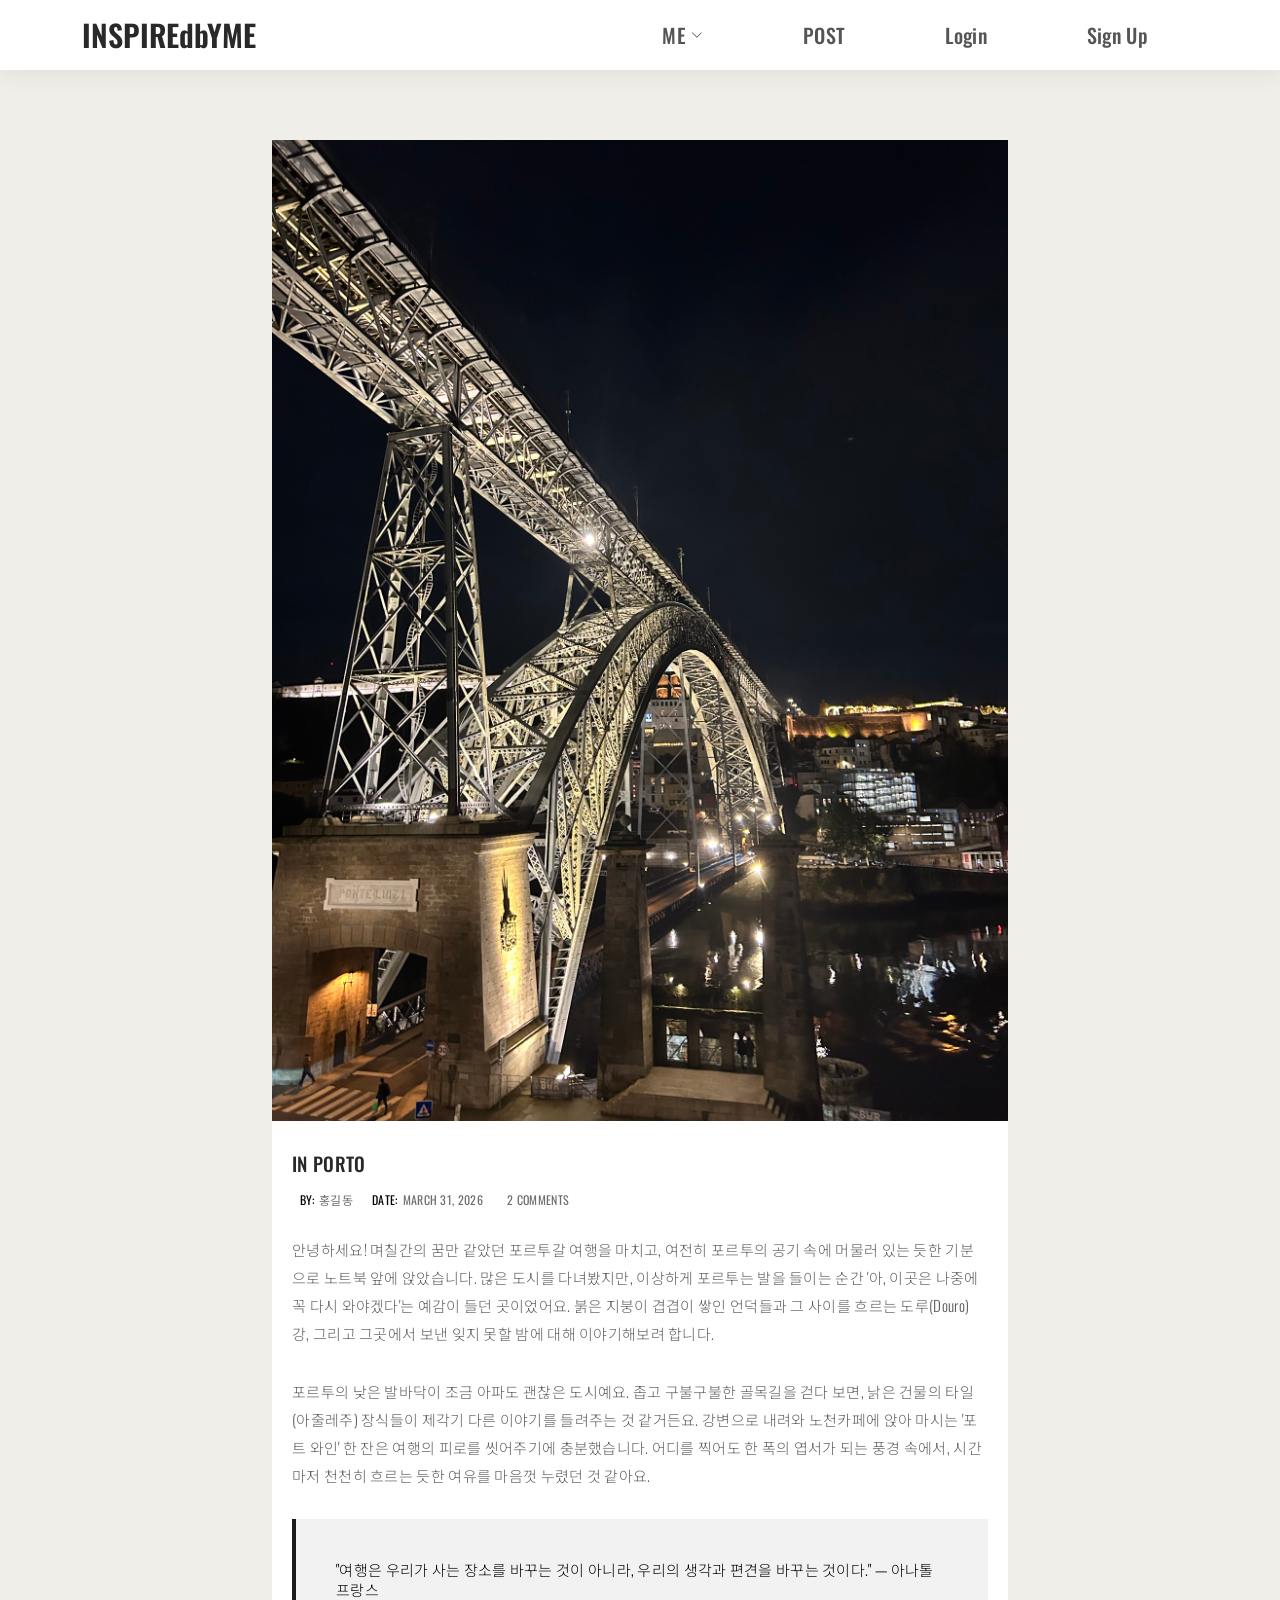
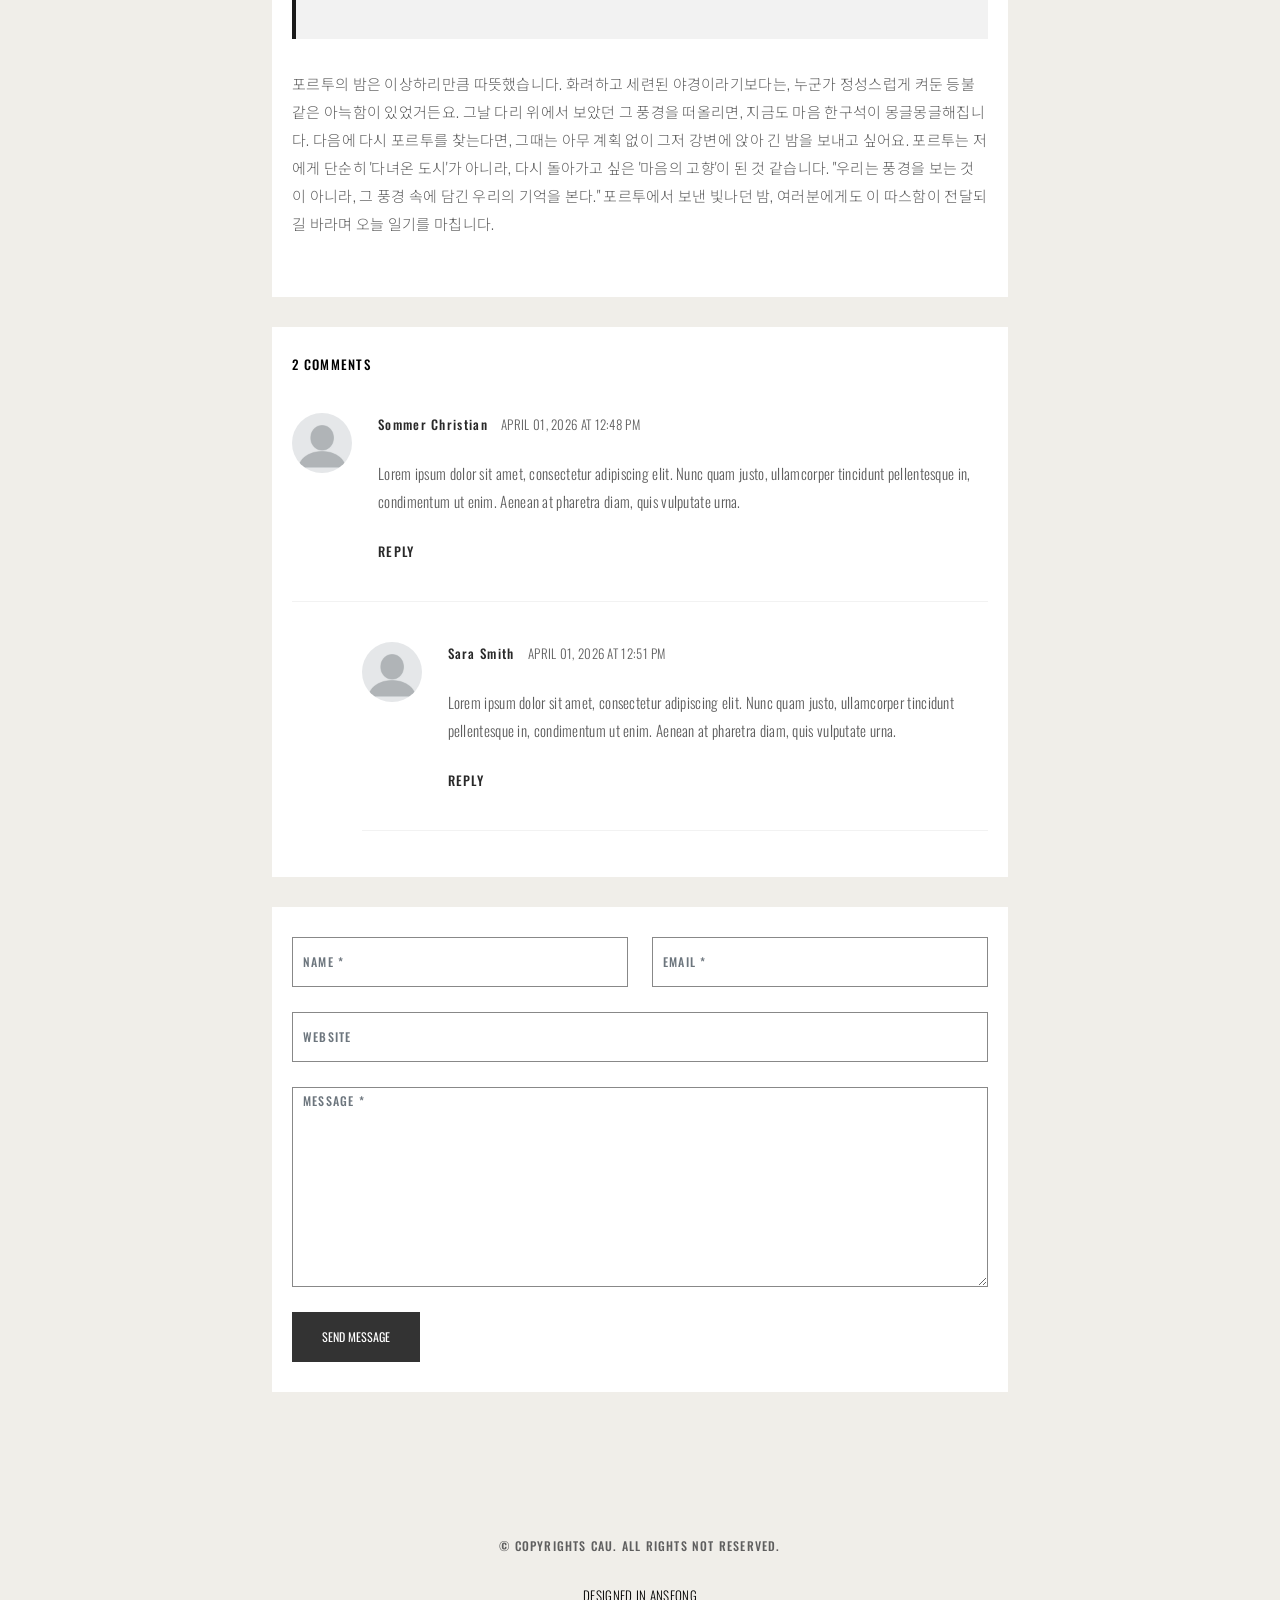
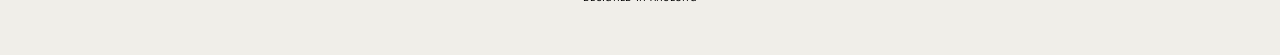
<file: BLOG.html>
<!DOCTYPE html>
<html lang="en">

<head>
  <meta charset="utf-8">
  <meta content="width=device-width, initial-scale=1.0" name="viewport">

  <title>BLOG</title>
  <meta content="올린 사진에 글을 적어 올린 게시물이 있는 페이지입니다." name="description">
  <meta content="" name="keywords">

  <!-- Favicons -->
  <link href="assets/img/favicon_db.png" rel="icon">
  <link href="assets/img/favicon_db.png" rel="apple-touch-icon">

  <!-- Google Fonts -->
 <link href="https://fonts.googleapis.com/css2?family=Oswald:wght@300;400;500;700&family=Noto+Sans+KR:wght@300;400;500;700&display=swap" rel="stylesheet">

  <!-- Vendor CSS Files -->
  <link href="assets/vendor/bootstrap/css/bootstrap.min.css" rel="stylesheet">
  <link href="assets/vendor/bootstrap-icons/bootstrap-icons.css" rel="stylesheet">
  <link href="assets/vendor/swiper/swiper-bundle.min.css" rel="stylesheet">

  <!-- Template Main CSS File -->
  <link href="assets/css/style.css" rel="stylesheet">
  
</head>

<body>

 <!-- ======= Header ======= -->
  <header id="header" class="fixed-top header-inner-pages">
    <div class="container d-flex align-items-center justify-content-between">

      <a href="index.html" class="logo">INSPIREdbYME</a>
      
      <nav id="navbar" class="navbar">
        <ul>
          <li class="dropdown"><a href="index.html"><span>ME</span> <i class="bi bi-chevron-down"></i></a>
            <ul>
              <li><a href="PLACE.html">PLACE</a></li>
              <li><a href="CULTURE.html">CULTURE</a></li>
              <li><a href="STYLE.html">STYLE</a></li>
            </ul>
          </li>
          <li><a class="nav-link  scrollto" href="POST.html">POST</a></li>
          <li><a class="btn-login" href=#>Login</a></li>
          <li><a class="btn-signup" href=#>Sign Up</a></li>
        </ul>
        <i class="bi bi-list mobile-nav-toggle"></i>
      </nav><!-- .navbar -->

    </div>
  </header><!-- End Header -->


  <main id="main">

    <!-- ======= Blog Single ======= -->
    <div class="main-content paddsection">
      <div class="container">
        <div class="row justify-content-center">
          <div class="col-md-8 col-md-offset-2">
            <div class="row">
              <div class="container-main single-main">
                <div class="col-md-12">
                  <div class="block-main mb-30">
                    <img src="assets/img/KakaoTalk_20260611_213052498_21.jpg" class="blog-hero" alt="reviews2">
                    <div class="content-main single-post padDiv">
                      <div class="journal-txt">
                        <h4><a href="#">IN PORTO</a></h4>
                      </div>
                      <div class="post-meta">
                        <ul class="list-unstyled mb-0">
                          <li class="author">BY:<a href="#">홍길동</a></li>
                          <li class="date">DATE:<a href="#">MARCH 31, 2026</a></li>
                          <li class="commont"><i class="ion-ios-heart-outline"></i><a href="#">2 COMMENTS</a></li>
                        </ul>
                      </div>
                      <p class="mb-30">안녕하세요! 며칠간의 꿈만 같았던 포르투갈 여행을 마치고, 여전히 포르투의 공기 속에 머물러 있는 듯한 기분으로 노트북 앞에 앉았습니다.
                      많은 도시를 다녀봤지만, 이상하게 포르투는 발을 들이는 순간 '아, 이곳은 나중에 꼭 다시 와야겠다'는 예감이 들던 곳이었어요. 붉은 지붕이 겹겹이 쌓인 언덕들과 그 사이를 흐르는 도루(Douro) 강, 그리고 그곳에서 보낸 잊지 못할 밤에 대해 이야기해보려 합니다.</p>
                      <p class="mb-30">포르투의 낮은 발바닥이 조금 아파도 괜찮은 도시예요. 좁고 구불구불한 골목길을 걷다 보면, 낡은 건물의 타일(아줄레주) 장식들이 제각기 다른 이야기를 들려주는 것 같거든요.
                      강변으로 내려와 노천카페에 앉아 마시는 '포트 와인' 한 잔은 여행의 피로를 씻어주기에 충분했습니다. 어디를 찍어도 한 폭의 엽서가 되는 풍경 속에서, 시간마저 천천히 흐르는 듯한 여유를 마음껏 누렸던 것 같아요. </p>
                      <blockquote>"여행은 우리가 사는 장소를 바꾸는 것이 아니라, 우리의 생각과 편견을 바꾸는 것이다." — 아나톨 프랑스</blockquote>
                      <p class="mb-30">포르투의 밤은 이상하리만큼 따뜻했습니다. 화려하고 세련된 야경이라기보다는, 누군가 정성스럽게 켜둔 등불 같은 아늑함이 있었거든요. 그날 다리 위에서 보았던 그 풍경을 떠올리면, 지금도 마음 한구석이 몽글몽글해집니다.
                       다음에 다시 포르투를 찾는다면, 그때는 아무 계획 없이 그저 강변에 앉아 긴 밤을 보내고 싶어요. 포르투는 저에게 단순히 '다녀온 도시'가 아니라, 다시 돌아가고 싶은 '마음의 고향'이 된 것 같습니다.
                       "우리는 풍경을 보는 것이 아니라, 그 풍경 속에 담긴 우리의 기억을 본다."
                       포르투에서 보낸 빛나던 밤, 여러분에게도 이 따스함이 전달되길 바라며 오늘 일기를 마칩니다.</p>
                    </div>
                  </div>
                </div>
                <div class="col-md-12">
                  <div class="comments text-left padDiv mb-30">
                    <div class="entry-comments">
                      <h6 class="mb-30">2 COMMENTS</h6>
                      <ul class="entry-comments-list list-unstyled">
                        <li>
                          <div class="entry-comments-item">
                            <img src="assets/img/profile.png" class="entry-comments-avatar" alt="">
                            <div class="entry-comments-body">
                              <span class="entry-comments-author">Sommer Christian</span>
                              <span><a href="#">APRIL 01, 2026 AT 12:48 PM</a></span>
                              <p class="mb-10">Lorem ipsum dolor sit amet, consectetur adipiscing elit. Nunc quam justo, ullamcorper tincidunt pellentesque in, condimentum ut enim. Aenean at pharetra diam, quis vulputate urna. </p>
                              <a class="rep" href="#">REPLY</a>
                            </div>
                          </div>
                          <ul class="entry-comments-reply list-unstyled">
                            <li>
                              <div class="entry-comments-item">
                                <img src="assets/img/profile.png" class="entry-comments-avatar" alt="">
                                <div class="entry-comments-body">
                                  <span class="entry-comments-author">Sara Smith</span>
                                  <span><a href="#">APRIL 01, 2026 AT 12:51 PM</a></span>
                                  <p class="mb-10">Lorem ipsum dolor sit amet, consectetur adipiscing elit. Nunc quam justo, ullamcorper tincidunt pellentesque in, condimentum ut enim. Aenean at pharetra diam, quis vulputate urna.</p>
                                  <a class="rep" href="#">REPLY</a>
                                </div>
                              </div>
                            </li>
                          </ul>
                        </li>
                      </ul>
                    </div>
                  </div>
                </div>
                <div class="col-lg-12">
                  <div class="cmt padDiv">
                    <form id="comment-form" method="post" action="" role="form">
                      <div class="row">
                        <div class="col-lg-6">
                          <div class="form-group">
                            <input id="form_name" type="text" name="name" class="form-control" placeholder="Name *" required="required">
                          </div>
                        </div>
                        <div class="col-lg-6">
                          <div class="form-group">
                            <input id="form_email" type="email" name="email" class="form-control" placeholder="email *" required="required">
                          </div>
                        </div>
                        <div class="col-md-12">
                          <div class="form-group">
                            <input id="form_name" type="text" name="website" class="form-control" placeholder="Website">
                          </div>
                        </div>
                        <div class="col-lg-12">
                          <div class="form-group">
                            <textarea id="form_message" name="message" class="form-control" placeholder="Message *" style="height: 200px;" required="required"></textarea>
                          </div>
                        </div>
                        <div class="col-lg-12">
                          <input type="submit" class="btn btn-defeault btn-send" value="Send message">
                        </div>
                      </div>
                    </form>
                  </div>
                </div>
              </div>
            </div>
          </div>
        </div>
      </div>
    </div><!-- End Blog Single -->

  </main><!-- End #main -->

  <!-- ======= Footer ======= -->
  <div id="footer" class="text-center">
    <div class="container">

      <p>&copy; COPYRIGHTS CAU. ALL RIGHTS NOT RESERVED.</p>

      <div class="credits">
        DESIGNED IN ANSEONG
      </div>

    </div>
  </div><!-- End Footer -->

  <a href="#" class="back-to-top d-flex align-items-center justify-content-center"><i class="bi bi-arrow-up-short"></i></a>

  <!-- Vendor JS Files -->
  <script src="assets/vendor/bootstrap/js/bootstrap.bundle.min.js"></script>
  <script src="assets/vendor/swiper/swiper-bundle.min.js"></script>
  <script src="assets/vendor/php-email-form/validate.js"></script>

  <!-- Template Main JS File -->
  <script src="assets/js/main.js"></script>

</body>

</html>
</file>
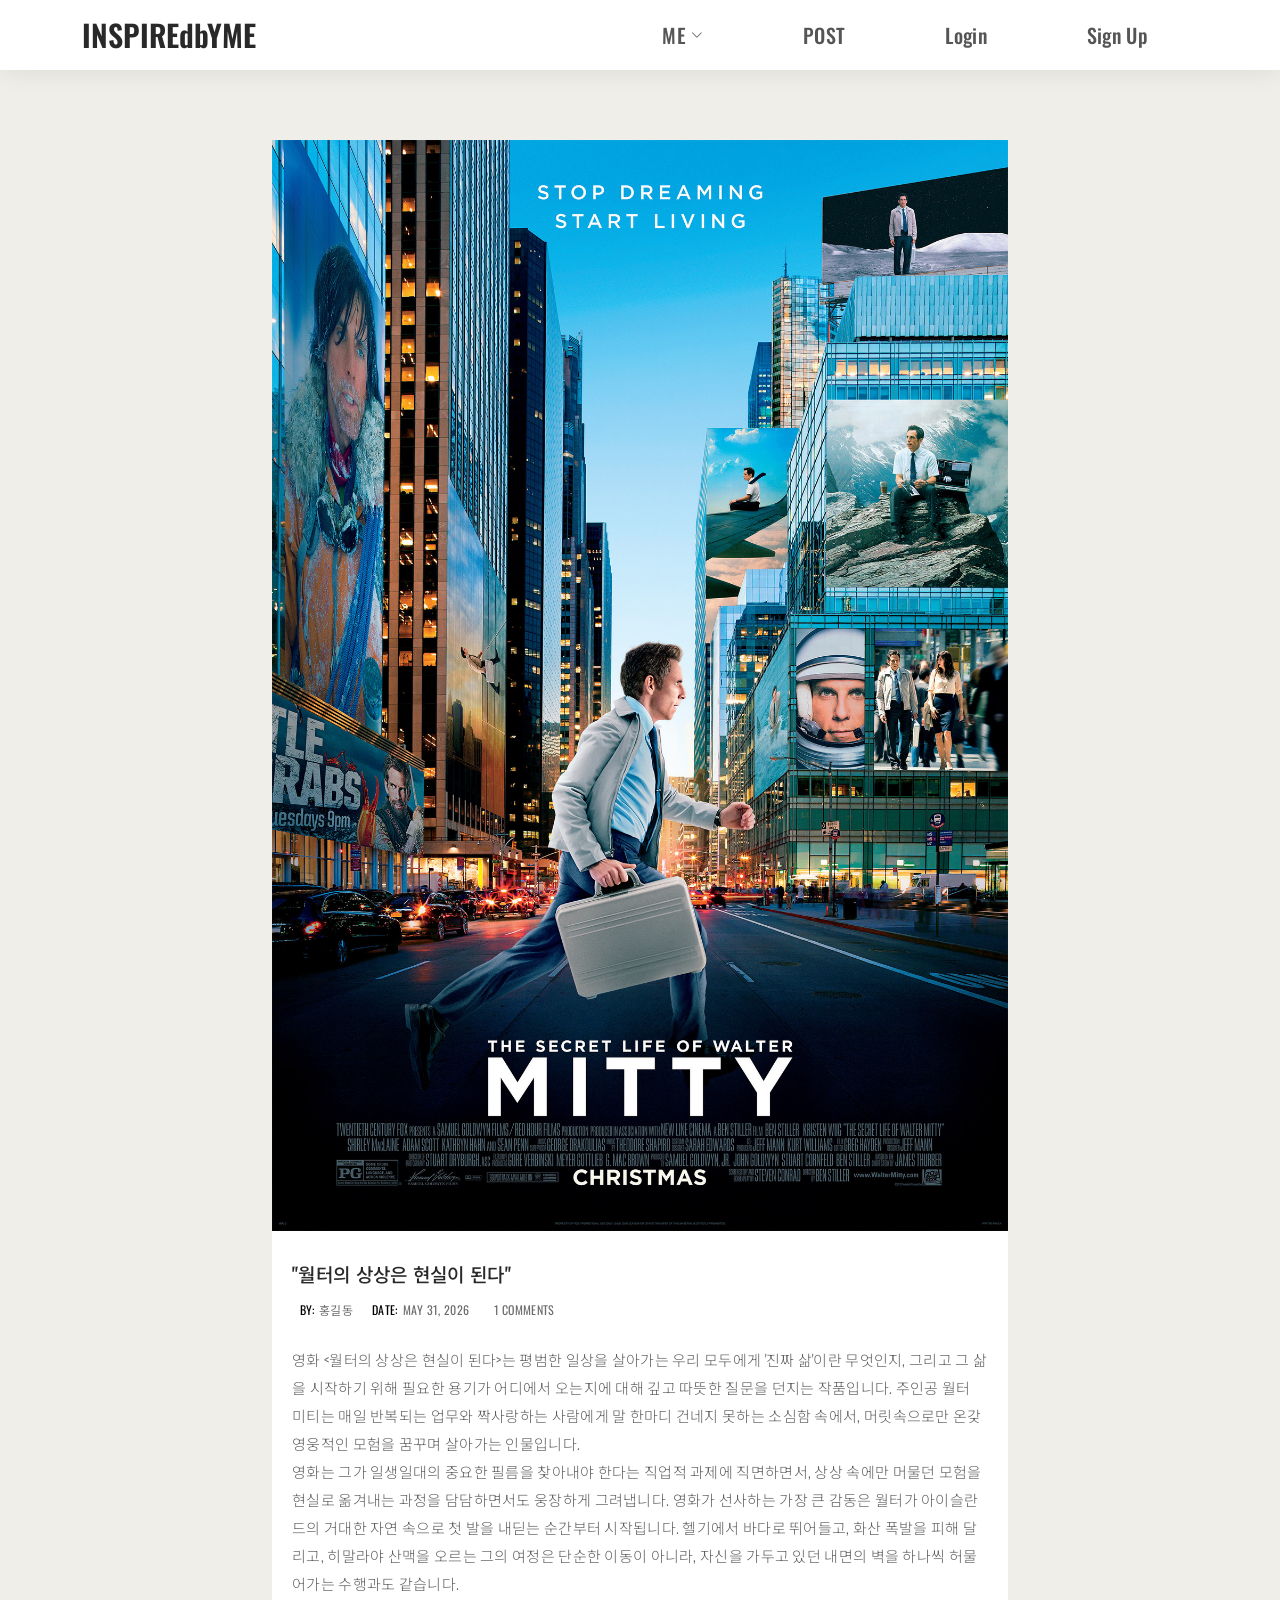
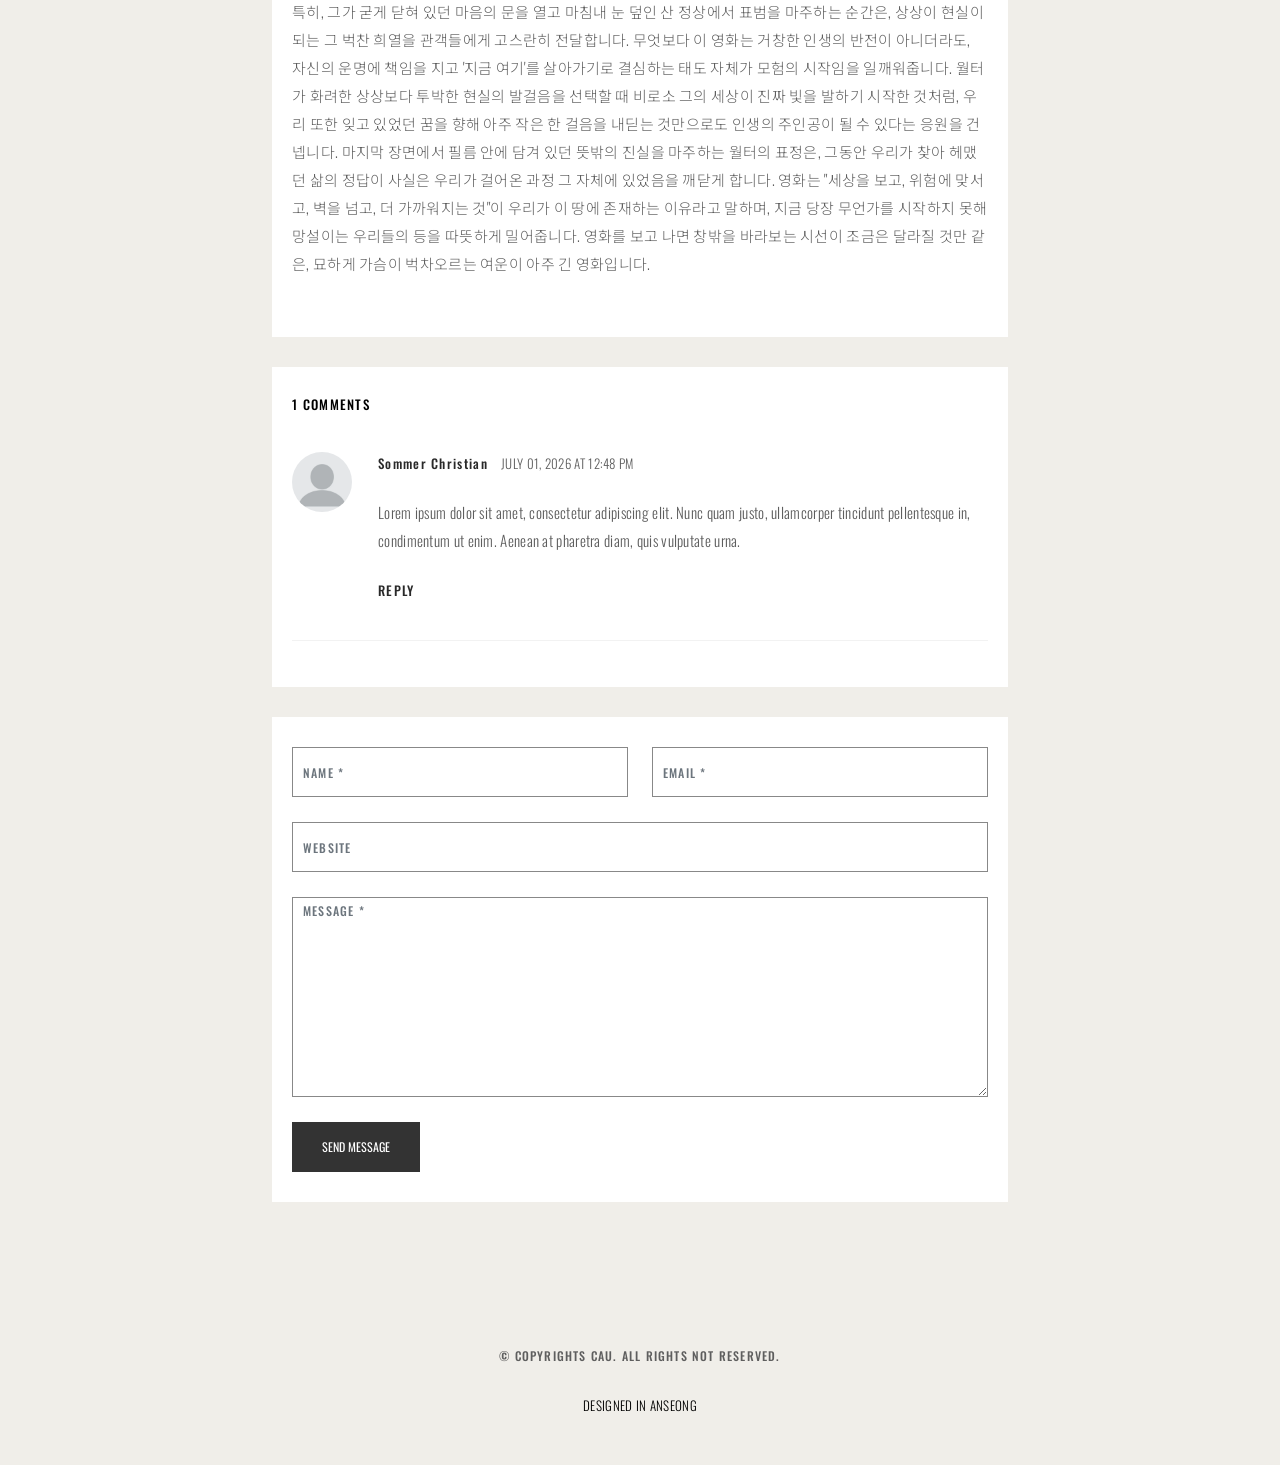
<file: CONTENTREVIEW.html>
<!DOCTYPE html>
<html lang="en">

<head>
  <meta charset="utf-8">
  <meta content="width=device-width, initial-scale=1.0" name="viewport">

  <title>CONTENTREVIEW</title>
  <meta content="경험한 컨텐츠의 감상을 적는 페이지입니다." name="description">
  <meta content="" name="keywords">

  <!-- Favicons -->
  <link href="assets/img/favicon_db.png" rel="icon">
  <link href="assets/img/favicon_db.png" rel="apple-touch-icon">

  <!-- Google Fonts -->
 <link href="https://fonts.googleapis.com/css2?family=Oswald:wght@300;400;500;700&family=Noto+Sans+KR:wght@300;400;500;700&display=swap" rel="stylesheet">

  <!-- Vendor CSS Files -->
  <link href="assets/vendor/bootstrap/css/bootstrap.min.css" rel="stylesheet">
  <link href="assets/vendor/bootstrap-icons/bootstrap-icons.css" rel="stylesheet">
  <link href="assets/vendor/swiper/swiper-bundle.min.css" rel="stylesheet">

  <!-- Template Main CSS File -->
  <link href="assets/css/style.css" rel="stylesheet">
  
</head>

<body>

 <!-- ======= Header ======= -->
  <header id="header" class="fixed-top header-inner-pages">
    <div class="container d-flex align-items-center justify-content-between">

      <a href="index.html" class="logo">INSPIREdbYME</a>
      
      <nav id="navbar" class="navbar">
        <ul>
          <li class="dropdown"><a href="index.html"><span>ME</span> <i class="bi bi-chevron-down"></i></a>
            <ul>
              <li><a href="PLACE.html">PLACE</a></li>
              <li><a href="CULTURE.html">CULTURE</a></li>
              <li><a href="STYLE.html">STYLE</a></li>
            </ul>
          </li>
          <li><a class="nav-link  scrollto" href="POST.html">POST</a></li>
          <li><a class="btn-login" href=#>Login</a></li>
          <li><a class="btn-signup" href=#>Sign Up</a></li>
        </ul>
        <i class="bi bi-list mobile-nav-toggle"></i>
      </nav><!-- .navbar -->

    </div>
  </header><!-- End Header -->


  <main id="main">

    <!-- ======= Blog Single ======= -->
    <div class="main-content paddsection">
      <div class="container">
        <div class="row justify-content-center">
          <div class="col-md-8 col-md-offset-2">
            <div class="row">
              <div class="container-main single-main">
                <div class="col-md-12">
                  <div class="block-main mb-30">
                    <img src="assets/img/mitty.jpg" class="blog-hero" alt="reviews2">
                    <div class="content-main single-post padDiv">
                      <div class="journal-txt">
                        <h4><a href="#">"월터의 상상은 현실이 된다"</a></h4>
                      </div>
                      <div class="post-meta">
                        <ul class="list-unstyled mb-0">
                          <li class="author">BY:<a href="#">홍길동</a></li>
                          <li class="date">DATE:<a href="#">MAY 31, 2026</a></li>
                          <li class="commont"><i class="ion-ios-heart-outline"></i><a href="#">1 COMMENTS</a></li>
                        </ul>
                      </div>
                      <p class="mb-30">영화 <월터의 상상은 현실이 된다>는 평범한 일상을 살아가는 우리 모두에게 '진짜 삶'이란 무엇인지, 그리고 그 삶을 시작하기 위해 필요한 용기가 어디에서 오는지에 대해 깊고 따뜻한 질문을 던지는 작품입니다. 주인공 월터 미티는 매일 반복되는 업무와 짝사랑하는 사람에게 말 한마디 건네지 못하는 소심함 속에서, 머릿속으로만 온갖 영웅적인 모험을 꿈꾸며 살아가는 인물입니다.
                        <br> 영화는 그가 일생일대의 중요한 필름을 찾아내야 한다는 직업적 과제에 직면하면서, 상상 속에만 머물던 모험을 현실로 옮겨내는 과정을 담담하면서도 웅장하게 그려냅니다.
                       영화가 선사하는 가장 큰 감동은 월터가 아이슬란드의 거대한 자연 속으로 첫 발을 내딛는 순간부터 시작됩니다. 헬기에서 바다로 뛰어들고, 화산 폭발을 피해 달리고, 히말라야 산맥을 오르는 그의 여정은 단순한 이동이 아니라, 자신을 가두고 있던 내면의 벽을 하나씩 허물어가는 수행과도 같습니다.
                       <br>특히, 그가 굳게 닫혀 있던 마음의 문을 열고 마침내 눈 덮인 산 정상에서 표범을 마주하는 순간은, 상상이 현실이 되는 그 벅찬 희열을 관객들에게 고스란히 전달합니다.
                        무엇보다 이 영화는 거창한 인생의 반전이 아니더라도, 자신의 운명에 책임을 지고 '지금 여기'를 살아가기로 결심하는 태도 자체가 모험의 시작임을 일깨워줍니다. 월터가 화려한 상상보다 투박한 현실의 발걸음을 선택할 때 비로소 그의 세상이 진짜 빛을 발하기 시작한 것처럼, 우리 또한 잊고 있었던 꿈을 향해 아주 작은 한 걸음을 내딛는 것만으로도 인생의 주인공이 될 수 있다는 응원을 건넵니다.
                        마지막 장면에서 필름 안에 담겨 있던 뜻밖의 진실을 마주하는 월터의 표정은, 그동안 우리가 찾아 헤맸던 삶의 정답이 사실은 우리가 걸어온 과정 그 자체에 있었음을 깨닫게 합니다. 영화는 "세상을 보고, 위험에 맞서고, 벽을 넘고, 더 가까워지는 것"이 우리가 이 땅에 존재하는 이유라고 말하며, 지금 당장 무언가를 시작하지 못해 망설이는 우리들의 등을 따뜻하게 밀어줍니다. 영화를 보고 나면 창밖을 바라보는 시선이 조금은 달라질 것만 같은, 묘하게 가슴이 벅차오르는 여운이 아주 긴 영화입니다.</p>
                    </div>
                  </div>
                </div>
                <div class="col-md-12">
                  <div class="comments text-left padDiv mb-30">
                    <div class="entry-comments">
                      <h6 class="mb-30">1 COMMENTS</h6>
                      <ul class="entry-comments-list list-unstyled">
                        <li>
                          <div class="entry-comments-item">
                            <img src="assets/img/profile.png" class="entry-comments-avatar" alt="">
                            <div class="entry-comments-body">
                              <span class="entry-comments-author">Sommer Christian</span>
                              <span><a href="#">JULY 01, 2026 AT 12:48 PM</a></span>
                              <p class="mb-10">Lorem ipsum dolor sit amet, consectetur adipiscing elit. Nunc quam justo, ullamcorper tincidunt pellentesque in, condimentum ut enim. Aenean at pharetra diam, quis vulputate urna. </p>
                              <a class="rep" href="#">REPLY</a>
                            </div>
                          </div>
                        </li>
                      </ul>
                    </div>
                  </div>
                </div>
                <div class="col-lg-12">
                  <div class="cmt padDiv">
                    <form id="comment-form" method="post" action="" role="form">
                      <div class="row">
                        <div class="col-lg-6">
                          <div class="form-group">
                            <input id="form_name" type="text" name="name" class="form-control" placeholder="Name *" required="required">
                          </div>
                        </div>
                        <div class="col-lg-6">
                          <div class="form-group">
                            <input id="form_email" type="email" name="email" class="form-control" placeholder="email *" required="required">
                          </div>
                        </div>
                        <div class="col-md-12">
                          <div class="form-group">
                            <input id="form_name" type="text" name="website" class="form-control" placeholder="Website">
                          </div>
                        </div>
                        <div class="col-lg-12">
                          <div class="form-group">
                            <textarea id="form_message" name="message" class="form-control" placeholder="Message *" style="height: 200px;" required="required"></textarea>
                          </div>
                        </div>
                        <div class="col-lg-12">
                          <input type="submit" class="btn btn-defeault btn-send" value="Send message">
                        </div>
                      </div>
                    </form>
                  </div>
                </div>
              </div>
            </div>
          </div>
        </div>
      </div>
    </div><!-- End Blog Single -->

  </main><!-- End #main -->

  <!-- ======= Footer ======= -->
  <div id="footer" class="text-center">
    <div class="container">

      <p>&copy; COPYRIGHTS CAU. ALL RIGHTS NOT RESERVED.</p>

      <div class="credits">
        DESIGNED IN ANSEONG
      </div>

    </div>
  </div><!-- End Footer -->

  <a href="#" class="back-to-top d-flex align-items-center justify-content-center"><i class="bi bi-arrow-up-short"></i></a>

  <!-- Vendor JS Files -->
  <script src="assets/vendor/bootstrap/js/bootstrap.bundle.min.js"></script>
  <script src="assets/vendor/swiper/swiper-bundle.min.js"></script>
  <script src="assets/vendor/php-email-form/validate.js"></script>

  <!-- Template Main JS File -->
  <script src="assets/js/main.js"></script>

</body>

</html>
</file>
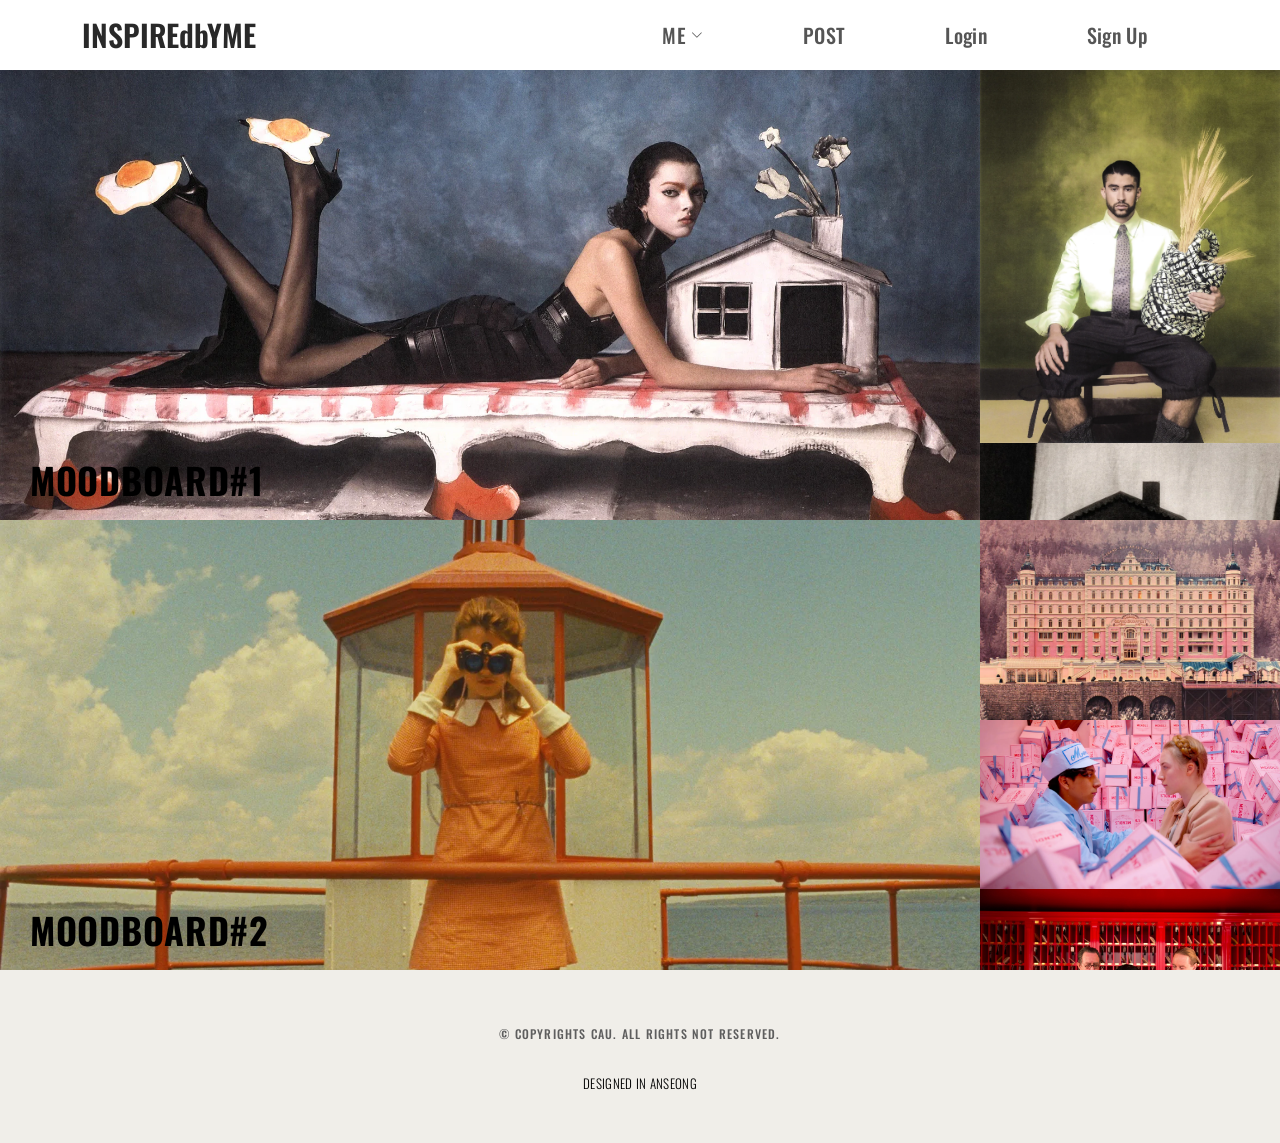
<file: MOODBOARD.html>
<!DOCTYPE html>
<html lang="en">

<head>
  <meta charset="utf-8">
  <meta content="width=device-width, initial-scale=1.0" name="viewport">

  <title>MOODBOARD</title>
  <meta content="무드보드가 나열되어 있는 페이지입니다." name="description">
  <meta content="" name="keywords">

  <!-- Favicons -->
  <link href="assets/img/favicon_db.png" rel="icon">
  <link href="assets/img/favicon_db.png" rel="apple-touch-icon">

  <!-- Google Fonts -->
 <link href="https://fonts.googleapis.com/css2?family=Oswald:wght@300;400;500;700&family=Noto+Sans+KR:wght@300;400;500;700&display=swap" rel="stylesheet">

  <!-- Vendor CSS Files -->
  <link href="assets/vendor/bootstrap/css/bootstrap.min.css" rel="stylesheet">
  <link href="assets/vendor/bootstrap-icons/bootstrap-icons.css" rel="stylesheet">
  <link href="assets/vendor/swiper/swiper-bundle.min.css" rel="stylesheet">

  <!-- Template Main CSS File -->
  <link href="assets/css/style.css" rel="stylesheet">
  
</head>

<body>

  <!-- ======= Header ======= -->
  <header id="header" class="fixed-top header-inner-pages">
    <div class="container d-flex align-items-center justify-content-between">

      <a href="index.html" class="logo">INSPIREdbYME</a>
      

      <nav id="navbar" class="navbar">
        <ul>
          <li class="dropdown"><a href="index.html"><span>ME</span> <i class="bi bi-chevron-down"></i></a>
            <ul>
              <li><a href="PLACE.html">PLACE</a></li>
              <li><a href="CULTURE.html">CULTURE</a></li>
              <li><a href="STYLE.html">STYLE</a></li>
            </ul>
          </li>
          <li><a class="nav-link  scrollto" href="POST.html">POST</a></li>
          <li><a class="btn-login" href=#>Login</a></li>
          <li><a class="btn-signup" href=#>Sign Up</a></li>
        </ul>
        <i class="bi bi-list mobile-nav-toggle"></i>
      </nav><!-- .navbar -->

    </div>
  </header><!-- End Header -->

  <main id="main">

    <div class="ar-grid--mood">

      <div class="mood-cell">
        <div class="mood-main">
          <a href="MOODBOARD1.html">
          <img src="assets/img/mako.webp" alt="">
          </a>
          <div class="mood-caption">MOODBOARD#1</div>
        </div>
        <div class="mood-thumbs">
          <img src="assets/img/mako1.webp" alt="">
          <img src="assets/img/mako2.webp" alt="">
          <img src="assets/img/mako3.jpg" alt="">
          <img src="assets/img/mako4.jpg" alt="">
        </div>
      </div>

       <div class="mood-cell">
        <div class="mood-main">
          <a href="MOODBOARD2.html">
          <img src="assets/img/wes.webp" alt="">
          </a>
          <div class="mood-caption">MOODBOARD#2</div>
        </div>
        <div class="mood-thumbs">
          <img src="assets/img/wes2.avif" alt="">
          <img src="assets/img/wes3.webp"alt="">
          <img src="assets/img/wes4.webp" alt="">
          <img src="assets/img/wes5.avif" alt="">
        </div>
      </div>

    </div>

  </main>

 <!-- ======= Footer ======= -->
  <div id="footer" class="text-center">
    <div class="container">

      <p>&copy; COPYRIGHTS CAU. ALL RIGHTS NOT RESERVED.</p>

      <div class="credits">
        DESIGNED IN ANSEONG
      </div>

    </div>
  </div><!-- End Footer -->

  <a href="#" class="back-to-top d-flex align-items-center justify-content-center"><i class="bi bi-arrow-up-short"></i></a>

  <!-- Vendor JS Files -->
  <script src="assets/vendor/bootstrap/js/bootstrap.bundle.min.js"></script>
  <script src="assets/vendor/swiper/swiper-bundle.min.js"></script>
  <script src="assets/vendor/php-email-form/validate.js"></script>

  <!-- Template Main JS File -->
  <script src="assets/js/main.js"></script>

   

</body>

</html>
</file>
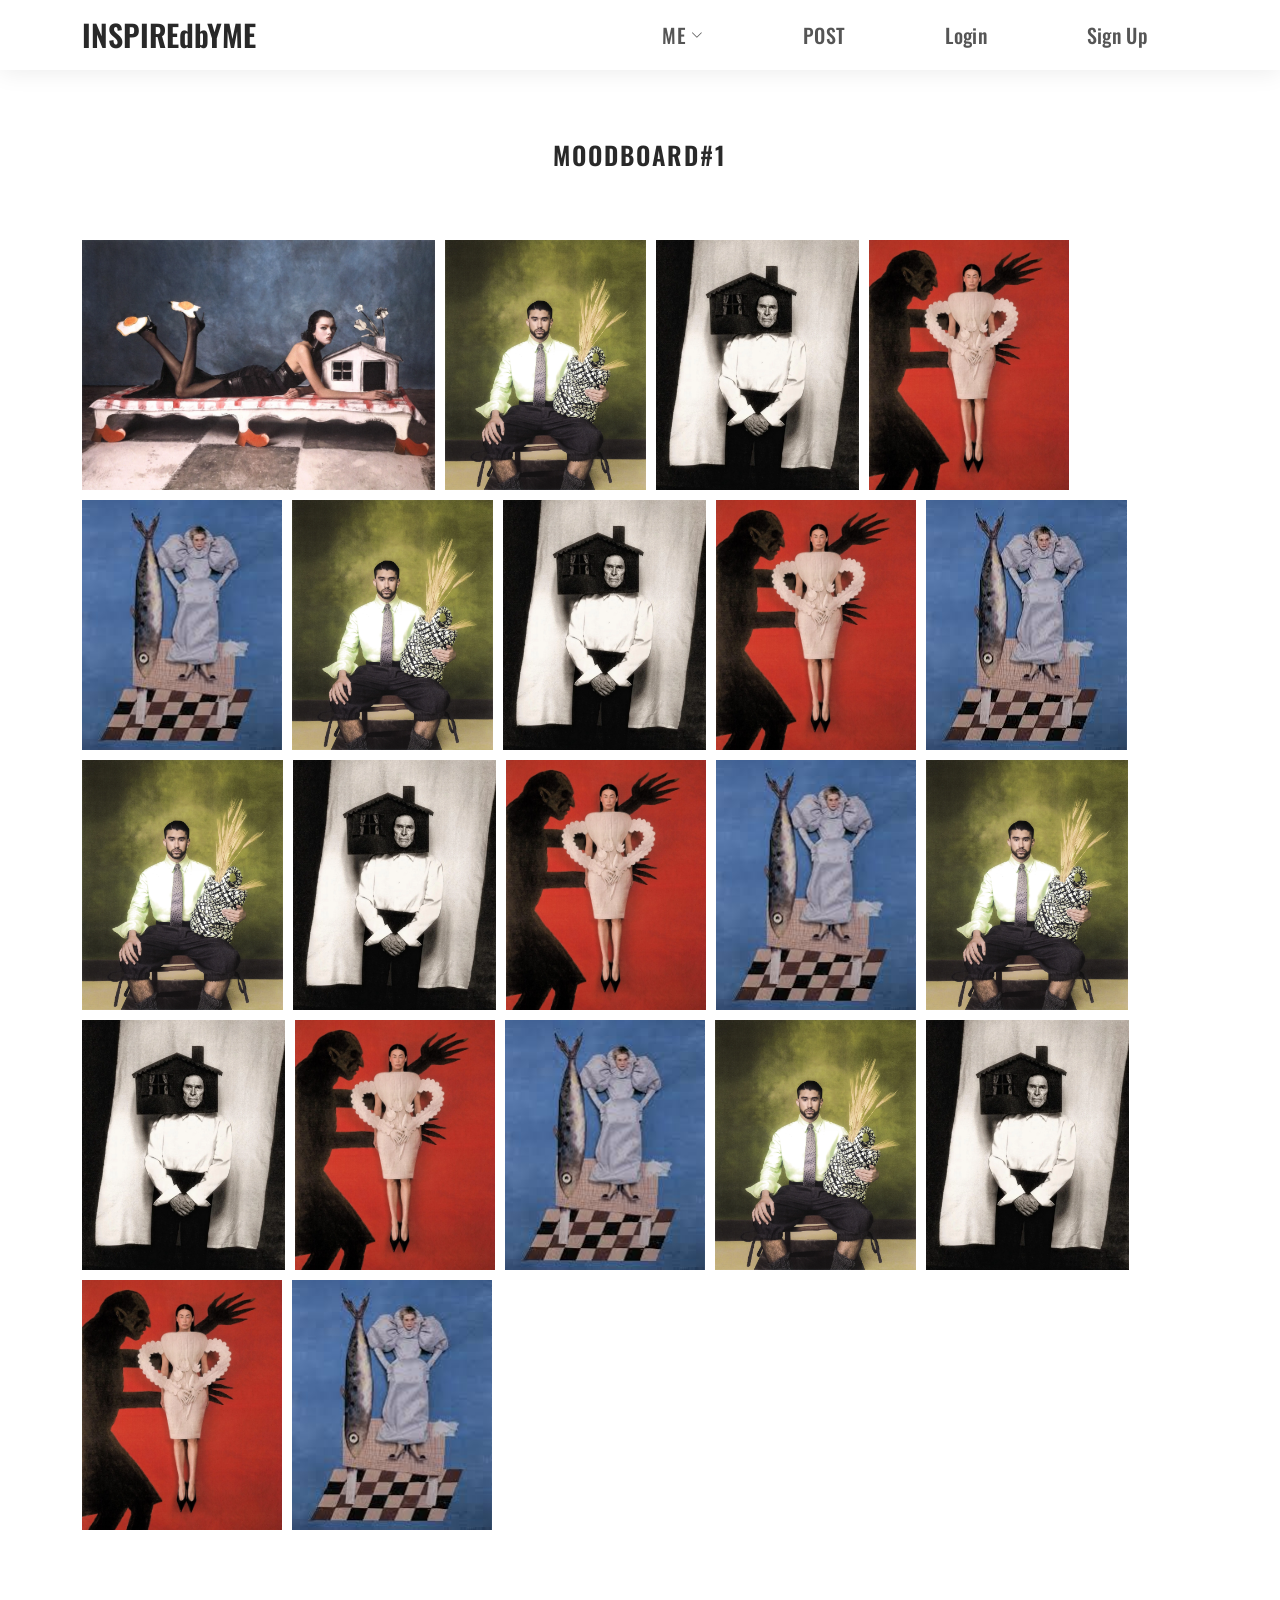
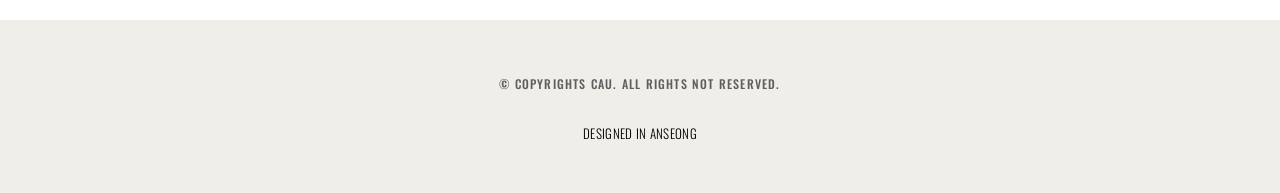
<file: MOODBOARD1.html>
<!DOCTYPE html>
<html lang="en">

<head>
  <meta charset="utf-8">
  <meta content="width=device-width, initial-scale=1.0" name="viewport">

  <title>MOODBOARD1</title>
  <meta content="무드보드1번의 상세페이지입니다." name="description">
  <meta content="" name="keywords">

  <!-- Favicons -->
  <link href="assets/img/favicon_db.png" rel="icon">
  <link href="assets/img/favicon_db.png" rel="apple-touch-icon">

  <!-- Google Fonts -->
 <link href="https://fonts.googleapis.com/css2?family=Oswald:wght@300;400;500;700&family=Noto+Sans+KR:wght@300;400;500;700&display=swap" rel="stylesheet">

  <!-- Vendor CSS Files -->
  <link href="assets/vendor/bootstrap/css/bootstrap.min.css" rel="stylesheet">
  <link href="assets/vendor/bootstrap-icons/bootstrap-icons.css" rel="stylesheet">
  <link href="assets/vendor/swiper/swiper-bundle.min.css" rel="stylesheet">

  <!-- Template Main CSS File -->
  <link href="assets/css/style.css" rel="stylesheet">
  
</head>

<body>

  <!-- ======= Header ======= -->
  <header id="header" class="fixed-top header-inner-pages">
    <div class="container d-flex align-items-center justify-content-between">

      <a href="index.html" class="logo">INSPIREdbYME</a>
      

      <nav id="navbar" class="navbar">
        <ul>
          <li class="dropdown"><a href="index.html"><span>ME</span> <i class="bi bi-chevron-down"></i></a>
            <ul>
              <li><a href="PLACE.html">PLACE</a></li>
              <li><a href="CULTURE.html">CULTURE</a></li>
              <li><a href="STYLE.html">STYLE</a></li>
            </ul>
          </li>
          <li><a class="nav-link  scrollto" href="POST.html">POST</a></li>
          <li><a class="btn-login" href=#>Login</a></li>
          <li><a class="btn-signup" href=#>Sign Up</a></li>
        </ul>
        <i class="bi bi-list mobile-nav-toggle"></i>
      </nav><!-- .navbar -->

    </div>
  </header><!-- End Header -->

  <main id="main">

    <!-- ======= Blog Grid ======= -->
    <div id="journal-blog" class="text-left  paddsections">

      <div class="container">
        <div class="section-title text-center">
          <h2>MOODBOARD#1</h2>
        </div>
      </div>

    <div class="container">
  <div class="mood-gallery">

    <a href="#"><img src="assets/img/mako.webp" alt="img"></a>
    <a href="#"><img src="assets/img/mako1.webp" alt="img"></a>
    <a href="#"><img src="assets/img/mako2.webp" alt="img"></a>
    <a href="#"><img src="assets/img/mako3.jpg" alt="img"></a>
    <a href="#"><img src="assets/img/mako4.jpg" alt="img"></a>
    <a href="#"><img src="assets/img/mako1.webp" alt="img"></a>
    <a href="#"><img src="assets/img/mako2.webp" alt="img"></a>
    <a href="#"><img src="assets/img/mako3.jpg" alt="img"></a>
    <a href="#"><img src="assets/img/mako4.jpg" alt="img"></a>
 
    <a href="#"><img src="assets/img/mako1.webp" alt="img"></a>
    <a href="#"><img src="assets/img/mako2.webp" alt="img"></a>
    <a href="#"><img src="assets/img/mako3.jpg" alt="img"></a>
    <a href="#"><img src="assets/img/mako4.jpg" alt="img"></a>
 
    <a href="#"><img src="assets/img/mako1.webp" alt="img"></a>
    <a href="#"><img src="assets/img/mako2.webp" alt="img"></a>
    <a href="#"><img src="assets/img/mako3.jpg" alt="img"></a>
    <a href="#"><img src="assets/img/mako4.jpg" alt="img"></a>
 
    <a href="#"><img src="assets/img/mako1.webp" alt="img"></a>
    <a href="#"><img src="assets/img/mako2.webp" alt="img"></a>
    <a href="#"><img src="assets/img/mako3.jpg" alt="img"></a>
    <a href="#"><img src="assets/img/mako4.jpg" alt="img"></a>
 
 
  

  </div>
</div>

  </main><!-- End #main -->

 <!-- ======= Footer ======= -->
  <div id="footer" class="text-center">
    <div class="container">

      <p>&copy; COPYRIGHTS CAU. ALL RIGHTS NOT RESERVED.</p>

      <div class="credits">
        DESIGNED IN ANSEONG
      </div>

    </div>
  </div><!-- End Footer -->


  <a href="#" class="back-to-top d-flex align-items-center justify-content-center"><i class="bi bi-arrow-up-short"></i></a>

  <!-- Vendor JS Files -->
  <script src="assets/vendor/bootstrap/js/bootstrap.bundle.min.js"></script>
  <script src="assets/vendor/swiper/swiper-bundle.min.js"></script>
  <script src="assets/vendor/php-email-form/validate.js"></script>

  <!-- Template Main JS File -->
  <script src="assets/js/main.js"></script>

</body>

</html>
</file>
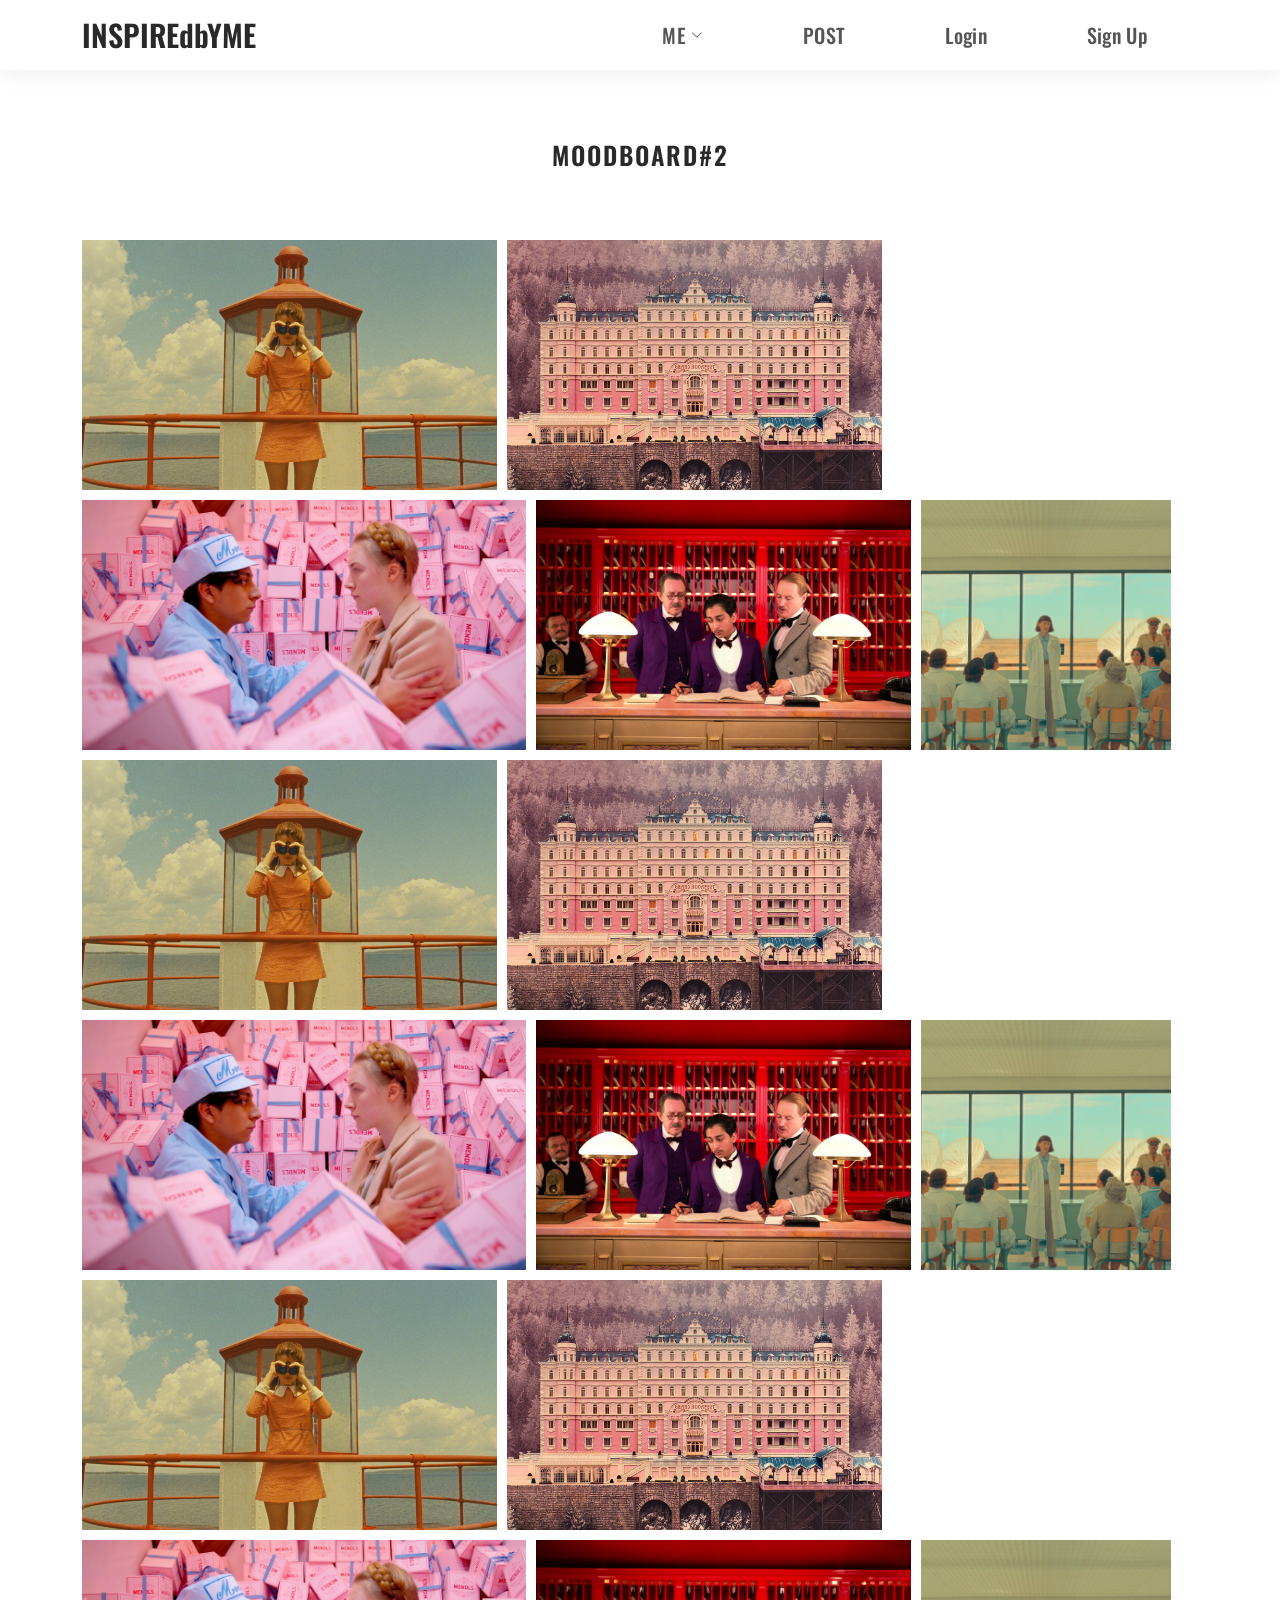
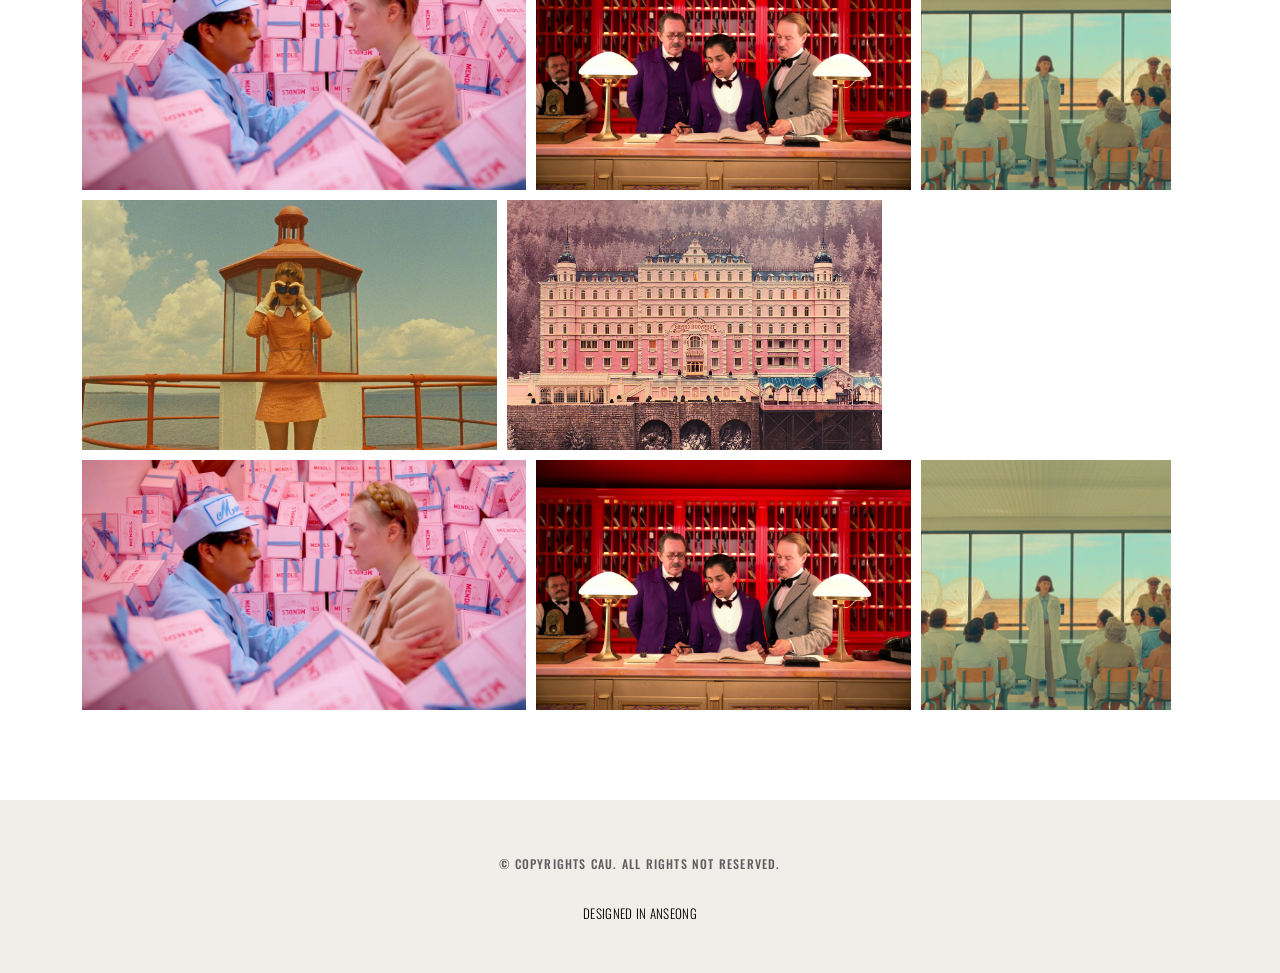
<file: MOODBOARD2.html>
<!DOCTYPE html>
<html lang="en">

<head>
  <meta charset="utf-8">
  <meta content="width=device-width, initial-scale=1.0" name="viewport">

  <title>MOODBOARD2</title>
  <meta content="무드보드2번의 상세페이지입니다." name="description">
  <meta content="" name="keywords">

  <!-- Favicons -->
  <link href="assets/img/favicon_db.png" rel="icon">
  <link href="assets/img/favicon_db.png" rel="apple-touch-icon">

  <!-- Google Fonts -->
 <link href="https://fonts.googleapis.com/css2?family=Oswald:wght@300;400;500;700&family=Noto+Sans+KR:wght@300;400;500;700&display=swap" rel="stylesheet">

  <!-- Vendor CSS Files -->
  <link href="assets/vendor/bootstrap/css/bootstrap.min.css" rel="stylesheet">
  <link href="assets/vendor/bootstrap-icons/bootstrap-icons.css" rel="stylesheet">
  <link href="assets/vendor/swiper/swiper-bundle.min.css" rel="stylesheet">

  <!-- Template Main CSS File -->
  <link href="assets/css/style.css" rel="stylesheet">
  
</head>

<body>

  <!-- ======= Header ======= -->
  <header id="header" class="fixed-top header-inner-pages">
    <div class="container d-flex align-items-center justify-content-between">

      <a href="index.html" class="logo">INSPIREdbYME</a>
      

      <nav id="navbar" class="navbar">
        <ul>
          <li class="dropdown"><a href="index.html"><span>ME</span> <i class="bi bi-chevron-down"></i></a>
            <ul>
              <li><a href="PLACE.html">PLACE</a></li>
              <li><a href="CULTURE.html">CULTURE</a></li>
              <li><a href="STYLE.html">STYLE</a></li>
            </ul>
          </li>
          <li><a class="nav-link  scrollto" href="POST.html">POST</a></li>
          <li><a class="btn-login" href=#>Login</a></li>
          <li><a class="btn-signup" href=#>Sign Up</a></li>
        </ul>
        <i class="bi bi-list mobile-nav-toggle"></i>
      </nav><!-- .navbar -->

    </div>
  </header><!-- End Header -->

  <main id="main">

    <!-- ======= Blog Grid ======= -->
    <div id="journal-blog" class="text-left  paddsections">

      <div class="container">
        <div class="section-title text-center">
          <h2>MOODBOARD#2</h2>
        </div>
      </div>

    <div class="container">
  <div class="mood-gallery">

    <a href="#"><img src="assets/img/wes.webp" alt="img"></a>
    <a href="#"><img src="assets/img/wes2.avif" alt="img"></a>
    <a href="#"><img src="assets/img/wes3.webp" alt="img"></a>
    <a href="#"><img src="assets/img/wes4.webp" alt="img"></a>
    <a href="#"><img src="assets/img/wes5.avif" alt="img"></a>
    <a href="#"><img src="assets/img/wes.webp" alt="img"></a>
    <a href="#"><img src="assets/img/wes2.avif" alt="img"></a>
    <a href="#"><img src="assets/img/wes3.webp" alt="img"></a>
    <a href="#"><img src="assets/img/wes4.webp" alt="img"></a>
    <a href="#"><img src="assets/img/wes5.avif" alt="img"></a>
    <a href="#"><img src="assets/img/wes.webp" alt="img"></a>
    <a href="#"><img src="assets/img/wes2.avif" alt="img"></a>
    <a href="#"><img src="assets/img/wes3.webp" alt="img"></a>
    <a href="#"><img src="assets/img/wes4.webp" alt="img"></a>
    <a href="#"><img src="assets/img/wes5.avif" alt="img"></a>
    <a href="#"><img src="assets/img/wes.webp" alt="img"></a>
    <a href="#"><img src="assets/img/wes2.avif" alt="img"></a>
    <a href="#"><img src="assets/img/wes3.webp" alt="img"></a>
    <a href="#"><img src="assets/img/wes4.webp" alt="img"></a>
    <a href="#"><img src="assets/img/wes5.avif" alt="img"></a>
    
    
    
    
  

  </div>
</div>

  </main><!-- End #main -->

 <!-- ======= Footer ======= -->
  <div id="footer" class="text-center">
    <div class="container">

      <p>&copy; COPYRIGHTS CAU. ALL RIGHTS NOT RESERVED.</p>

      <div class="credits">
        DESIGNED IN ANSEONG
      </div>

    </div>
  </div><!-- End Footer -->


  <a href="#" class="back-to-top d-flex align-items-center justify-content-center"><i class="bi bi-arrow-up-short"></i></a>

  <!-- Vendor JS Files -->
  <script src="assets/vendor/bootstrap/js/bootstrap.bundle.min.js"></script>
  <script src="assets/vendor/swiper/swiper-bundle.min.js"></script>
  <script src="assets/vendor/php-email-form/validate.js"></script>

  <!-- Template Main JS File -->
  <script src="assets/js/main.js"></script>

</body>

</html>
</file>
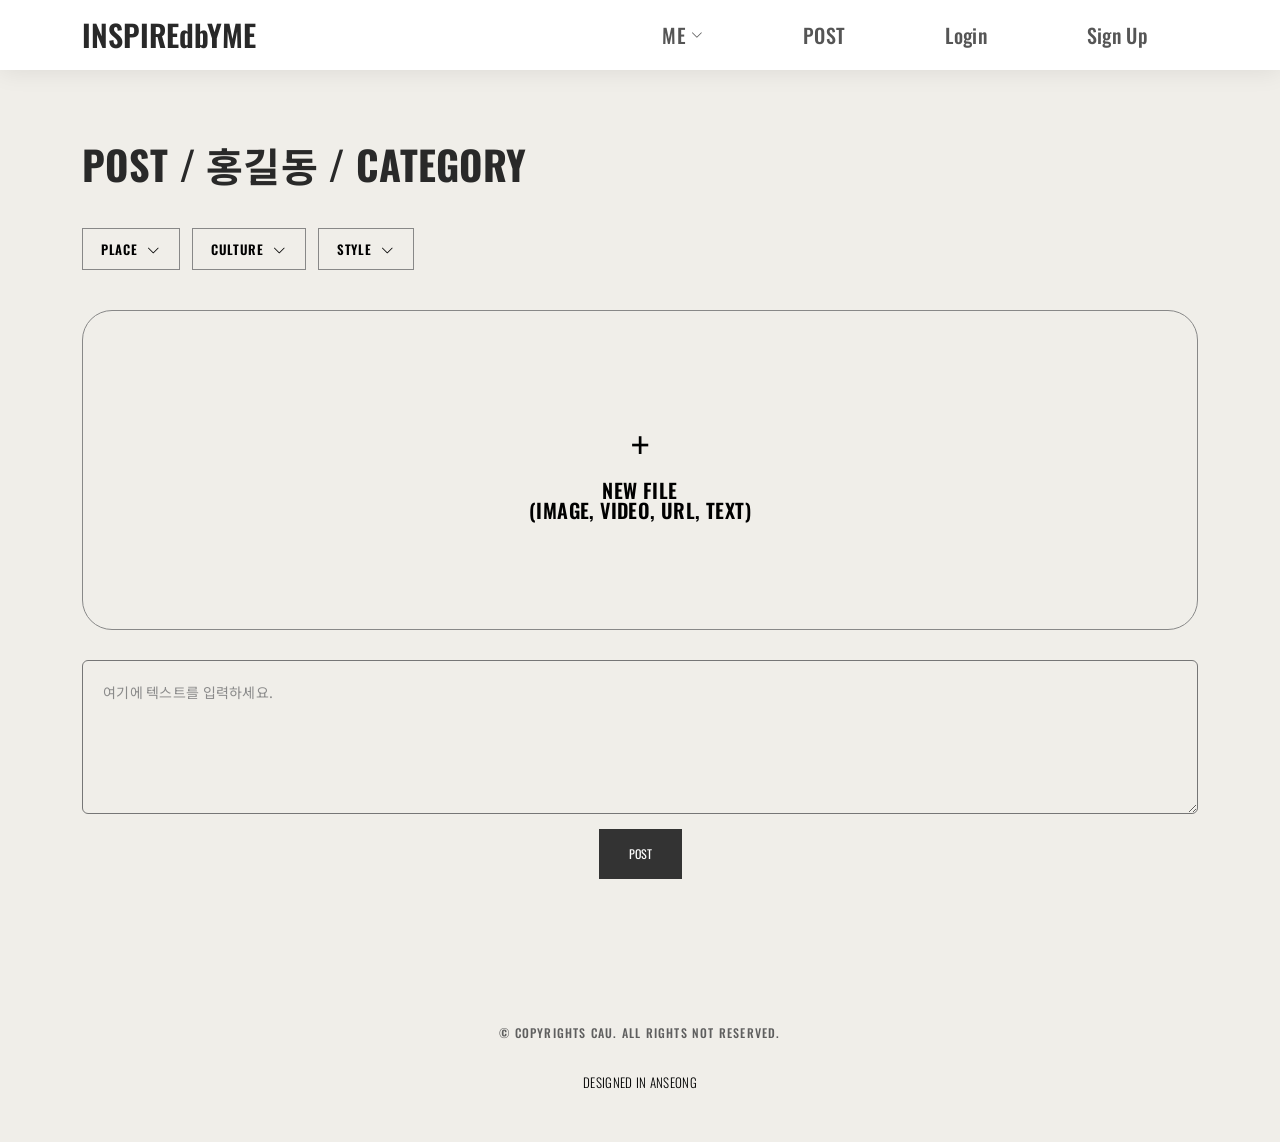
<file: POST.html>
<!DOCTYPE html>
<html lang="en">

<head>
  <meta charset="utf-8">
  <meta content="width=device-width, initial-scale=1.0" name="viewport">

  <title>POST</title>
  <meta content="컨텐츠를 포스팅할 수 있는 페이지입니다." name="description">
  <meta content="" name="keywords">

  <!-- Favicons -->
  <link href="assets/img/favicon_db.png" rel="icon">
  <link href="assets/img/favicon_db.png" rel="apple-touch-icon">

  <!-- Google Fonts -->
 <link href="https://fonts.googleapis.com/css2?family=Oswald:wght@300;400;500;700&family=Noto+Sans+KR:wght@300;400;500;700&display=swap" rel="stylesheet">

  <!-- Vendor CSS Files -->
  <link href="assets/vendor/bootstrap/css/bootstrap.min.css" rel="stylesheet">
  <link href="assets/vendor/bootstrap-icons/bootstrap-icons.css" rel="stylesheet">
  <link href="assets/vendor/swiper/swiper-bundle.min.css" rel="stylesheet">

  <!-- Template Main CSS File -->
  <link href="assets/css/style.css" rel="stylesheet">
  
</head>

<body>

  <!-- ======= Header ======= -->
  <header id="header" class="fixed-top header-inner-pages">
    <div class="container d-flex align-items-center justify-content-between">

      <a href="index.html" class="logo">INSPIREdbYME</a>
      

      <nav id="navbar" class="navbar">
        <ul>
          <li class="dropdown"><a href="index.html"><span>ME</span> <i class="bi bi-chevron-down"></i></a>
            <ul>
              <li><a href="PLACE.html">PLACE</a></li>
              <li><a href="CULTURE.html">CULTURE</a></li>
              <li><a href="STYLE.html">STYLE</a></li>
            </ul>
          </li>
          <li><a class="nav-link  scrollto" href="POST.html">POST</a></li>
          <li><a class="btn-login" href=#>Login</a></li>
          <li><a class="btn-signup" href=#>Sign Up</a></li>
        </ul>
        <i class="bi bi-list mobile-nav-toggle"></i>
      </nav><!-- .navbar -->

    </div>
  </header><!-- End Header -->


 

    <main id="main">
  <div class="paddsection" style="padding-top:140px;">
    <div class="container">

      <h2 class="post-title">POST / 홍길동 / <span id="post-category">CATEGORY</span></h2>

<div class="post-cats">
  <details class="post-cat">
    <summary>PLACE <i class="bi bi-chevron-down"></i></summary>
    <details class="post-sub-cat">
      <summary>TRAVEL <i class="bi bi-chevron-down"></i></summary>
      <a href="#">TICKETS</a>
      <a href="#">METRO</a>
      <a href="#">CITYLIGHTS</a>
    </details>
    <a href="#">DINING</a>
    <a href="#">OTHER</a>
  </details>
  
  <details class="post-cat">
    <summary>CULTURE <i class="bi bi-chevron-down"></i></summary>
    <a href="#">MOVIE</a>
    <a href="#">BOOK</a>
    <a href="#">EXHIBITION</a>
  </details>
  
  <details class="post-cat">
    <summary>STYLE <i class="bi bi-chevron-down"></i></summary>
    <details class="post-sub-cat">
      <summary>MOODBOARD <i class="bi bi-chevron-down"></i></summary>
      <a href="#">MOODBOARD#1</a>
      <a href="#">MOODBOARD#2</a>
    </details>
    <a href="#">OOTD</a>
    <a href="#">WISHLIST</a>
  </details>
</div>

      <!-- contact form 틀 재사용 -->
      <form action="forms/contact.php" method="post" enctype="multipart/form-data" class="php-email-form">

        <label class="post-dropzone" for="post-file">
          <input type="file" id="post-file" name="file" accept="image/*,video/*">
          <span class="plus">+</span>
          <span class="dz-text">NEW FILE<br>(IMAGE, VIDEO, URL, TEXT)</span>
        </label>
       <textarea name="post-content" rows="5" class="post-textarea" placeholder="여기에 텍스트를 입력하세요."></textarea>

  <div class="text-center" style="margin-top: 15px;">
    <input type="submit" class="btn" value="POST">
  </div>
</form>

    </div>
  </div>
  </main><!-- End #main -->

 <!-- ======= Footer ======= -->
  <div id="footer" class="text-center">
    <div class="container">

      <p>&copy; COPYRIGHTS CAU. ALL RIGHTS NOT RESERVED.</p>

      <div class="credits">
        DESIGNED IN ANSEONG
      </div>

    </div>
  </div><!-- End Footer -->

  <a href="#" class="back-to-top d-flex align-items-center justify-content-center"><i class="bi bi-arrow-up-short"></i></a>

  <!-- Vendor JS Files -->
  <script src="assets/vendor/bootstrap/js/bootstrap.bundle.min.js"></script>
  <script src="assets/vendor/swiper/swiper-bundle.min.js"></script>
  <script src="assets/vendor/php-email-form/validate.js"></script>

  <!-- Template Main JS File -->
  <script src="assets/js/main.js"></script>

</body>

</html>
</file>
<file: assets/css/style.css>
/*--------------------------------------------------------------
# General
--------------------------------------------------------------*/
body {
  background: #F0EEE9;
  color: #000000;
  font-family: "Oswald", "Noto Sans KR", helvetica;
  font-size: 15px;
  font-weight: 300;
  line-height: 20px;
  letter-spacing: 0.02em;
  overflow-x: hidden;
  margin: 0 auto;
  padding: 0;
  box-sizing: border-box;
}

h1,
h2,
h3,
h4,
h5,
h6 {
  margin: 0;
}

h2 {
  color: #292929;
  font-weight: 600;
}

h4 {
  color: #292929;
  font-size: 14px;
  font-weight: 600;
}

a {
  color: #292929;
  text-decoration: none !important;
  transition: all 0.5s ease-in-out 0s;
}

a:hover {
  transition: all 0.5s ease-in-out 0s;
}

p {
  margin: 25px 0;
  padding: 0;
  font-size: 15px;
  color: #5e5e5e;
  line-height: 28px;
}

::-moz-selection {
  background: #1a1a1a;
  color: #fff;
}

::selection {
  background: #1a1a1a;
  color: #fff;
}

.btn {
  background: #333;
  border: medium none;
  border-radius: 0;
  color: #fff;
  font-size: 12px;
  height: 50px;
  line-height: 50px;
  padding: 0 30px;
  text-transform: uppercase;
}

.btn:hover,
.btn:focus {
  color: #fff;
}

.padDiv {
  padding: 30px 20px;
}

.section-title {
  margin-bottom: 70px;
}

.section-title h2 {
  font-size: 25px;
  letter-spacing: 2px;
  text-transform: uppercase;
}

.form-control {
  background-color: transparent;
  border: 1px solid #888;
  border-radius: 0;
  color: #5e5e5e;
  font-size: 12px;
  font-weight: 500;
  height: 50px;
  letter-spacing: 0.1em;
  padding-left: 10px;
  margin: 0 0 25px 0;
  line-height: 14px;
  text-transform: uppercase;
}

.form-control:focus {
  box-shadow: none;
  outline: 0 none;
}

.paddsection {
  padding-top: 90px;
  padding-bottom: 90px;
}

.paddsections {
  padding-top: 90px;
  padding-bottom: 90px !important;
}

.hvr-shutter-in-horizontal::before {
  background: #333;
}

.hvr-shutter-in-horizontal:hover {
  background: #1a1a1a;
}

.mb-30 {
  margin-bottom: 30px;
}

.main-content {
  padding-top: 140px;
}

/*--------------------------------------------------------------
# Back to top button
--------------------------------------------------------------*/
.back-to-top {
  position: fixed;
  visibility: hidden;
  opacity: 0;
  right: 15px;
  bottom: 15px;
  z-index: 996;
  background: #1a1a1a;
  width: 40px;
  height: 40px;
  border-radius: 4px;
  transition: all 0.4s;
}

.back-to-top i {
  font-size: 28px;
  color: #fff;
  line-height: 0;
}

.back-to-top:hover {
  background: #333333;
  color: #fff;
}

.back-to-top.active {
  visibility: visible;
  opacity: 1;
}

/*--------------------------------------------------------------
# Header
--------------------------------------------------------------*/
#header {
  transition: all 0.5s;
  z-index: 997;
  padding: 15px 0;
  background-color: #fff;
  top: -100%;
  box-shadow: 0px 2px 25px rgba(0, 0, 0, 0.08);
}

#header.header-scrolled,
#header.header-inner-pages {
  top: 0;
}

#header .logo {
  font-size: 30px;
  margin: 0;
  padding: 0px;
  line-height: 1;
  font-weight: 600;
  letter-spacing: 0px;
  font-family: "Oswald", "Noto Sans KR", sans-serif;
}

#header .logo a {
  color: #4a4a4a;
}

#header .logo img {
  max-height: 40px;
}

@media (max-width: 992px) {
  #header {
    border: 0;
  }
}

/*--------------------------------------------------------------
# Navigation Menu
--------------------------------------------------------------*/
/**
* Desktop Navigation 
*/
.navbar {
  padding: 0;
}

.navbar ul {
  margin: 0;
  padding: 0;
  display: flex;
  list-style: none;
  align-items: center;
}

.navbar li {
  position: relative;
}

.navbar a,
.navbar a:focus {
  display: flex;
  align-items: center;
  justify-content: space-between;
  padding: 10px 50px;
  font-family: "Oswald", "Noto Sans KR", sans-serif;
  font-size: 20px;
  font-weight: 500;
  color: #555555;
  white-space: nowrap;
  transition: 0.3s;
}

.navbar a i,
.navbar a:focus i {
  font-size: 12px;
  line-height: 0;
  margin-left: 5px;
}

.navbar a:hover,
.navbar .active,
.navbar .active:focus,
.navbar li:hover>a {
  color: #000000;
}

.navbar .dropdown ul {
  display: block;
  position: absolute;
  left: 30px;
  top: calc(100% + 30px);
  margin: 0;
  padding: 10px 0;
  z-index: 99;
  opacity: 0;
  visibility: hidden;
  background: #fff;
  box-shadow: 0px 0px 30px rgba(127, 137, 161, 0.25);
  transition: 0.3s;
}

.navbar .dropdown ul li {
  min-width: 200px;
}

.navbar .dropdown ul a {
  padding: 10px 20px;
  font-weight: 400;
}

.navbar .dropdown ul a i {
  font-size: 12px;
}

.navbar .dropdown ul a:hover,
.navbar .dropdown ul .active:hover,
.navbar .dropdown ul li:hover>a {
  color: #1a1a1a;
}

.navbar .dropdown:hover>ul {
  opacity: 1;
  top: 100%;
  visibility: visible;
}

.navbar .dropdown .dropdown ul {
  top: 0;
  left: calc(100% - 30px);
  visibility: hidden;
}

.navbar .dropdown .dropdown:hover>ul {
  opacity: 1;
  top: 0;
  left: 100%;
  visibility: visible;
}

@media (max-width: 1366px) {
  .navbar .dropdown .dropdown ul {
    left: -90%;
  }

  .navbar .dropdown .dropdown:hover>ul {
    left: -100%;
  }
}

/**
* Mobile Navigation 
*/
.mobile-nav-toggle {
  color: #4b4a4a;
  font-size: 28px;
  cursor: pointer;
  display: none;
  line-height: 0;
  transition: 0.5s;
}

.mobile-nav-toggle.bi-x {
  color: #fff;
}

@media (max-width: 991px) {
  .mobile-nav-toggle {
    display: block;
  }

  .navbar ul {
    display: none;
  }
}

.navbar-mobile {
  position: fixed;
  overflow: hidden;
  top: 0;
  right: 0;
  left: 0;
  bottom: 0;
  background: rgba(49, 49, 49, 0.9);
  transition: 0.3s;
}

.navbar-mobile .mobile-nav-toggle {
  position: absolute;
  top: 15px;
  right: 15px;
}

.navbar-mobile ul {
  display: block;
  position: absolute;
  top: 55px;
  right: 15px;
  bottom: 15px;
  left: 15px;
  padding: 10px 0;
  border-radius: 10px;
  background-color: #fff;
  overflow-y: auto;
  transition: 0.3s;
}

.navbar-mobile a,
.navbar-mobile a:focus {
  padding: 10px 20px;
  font-size: 15px;
  color: #4b4a4a;
}

.navbar-mobile a:hover,
.navbar-mobile .active,
.navbar-mobile li:hover>a {
  color: #1a1a1a;
}

.navbar-mobile .getstarted,
.navbar-mobile .getstarted:focus {
  margin: 15px;
}

.navbar-mobile .dropdown ul {
  position: static;
  display: none;
  margin: 10px 20px;
  padding: 10px 0;
  z-index: 99;
  opacity: 1;
  visibility: visible;
  background: #fff;
  box-shadow: 0px 0px 30px rgba(127, 137, 161, 0.25);
}

.navbar-mobile .dropdown ul li {
  min-width: 200px;
}

.navbar-mobile .dropdown ul a {
  padding: 10px 20px;
}

.navbar-mobile .dropdown ul a i {
  font-size: 12px;
}

.navbar-mobile .dropdown ul a:hover,
.navbar-mobile .dropdown ul .active:hover,
.navbar-mobile .dropdown ul li:hover>a {
  color: #1a1a1a;
}

.navbar-mobile .dropdown>.dropdown-active {
  display: block;
}

/*--------------------------------------------------------------
# Hero
--------------------------------------------------------------*/
#hero {
  background-position: center center;
  background-size: cover;
  background-repeat: no-repeat;
  height: 100vh;
  width: 100%;
}

#hero .hero-content {
  height: 100vh;
  display: flex;
  flex-direction: column;
  justify-content: center;   
  align-items: center;      
  text-align: center;        
}

.hero-content h1 {
  font-family: "Oswald";
  font-size: 40px;
  font-weight: 700;
  margin-bottom: 10px;
  text-transform: uppercase;
  color: #fff;
}

.hero-content p {
  font-size: 13px;
  letter-spacing: 3px;
  margin-top: 0;
  margin-bottom: 30px;
  text-transform: capitalize;
  color: #fff;
  font-weight: 500;
}

.hero-content .list-social li {
  float: left;
  margin-right: 20px;
}

.hero-content .list-social li i {
  color: #fff;
  font-size: 15px;
}

/*--------------------------------------------------------------
# Services
--------------------------------------------------------------*/
#services {
  background: #F0EEE9;
  position: relative;
  padding-bottom: 0px;
  padding-top: 20px;
}

.services-block span {
  margin: 10px 0;
  position: relative;
  font-size: 18px;
  color: #000000;
  letter-spacing: 0.1em;
  font-weight: 500;
  text-transform: uppercase;
  display: block;
  text-align: center;
}

.services-block .separator {
  margin: 0;
  font-size: 18px;
  font-weight: 400;
  line-height: 22px;
  text-align: center;
}

.services-block i {
  font-size: 44px;
  color: #1a1a1a;
  line-height: 44px;
}

.services-slider .swiper-pagination {
  margin-top: 30px;
  position: relative;
}

.services-slider .swiper-pagination .swiper-pagination-bullet {
  width: 12px;
  height: 12px;
  background-color: #fff;
  opacity: 1;
  border: 1px solid #1a1a1a;
}

.services-slider .swiper-pagination .swiper-pagination-bullet-active {
  background-color: #1a1a1a;
}

/*--------------------------------------------------------------
# Portfolio Details
--------------------------------------------------------------*/
.portfolio-details {
  padding-top: 40px;
}

.portfolio-details .portfolio-details-slider img {
  width: 100%;
}

.portfolio-details .portfolio-details-slider .swiper-pagination {
  margin-top: 20px;
  position: relative;
}

.portfolio-details .portfolio-details-slider .swiper-pagination .swiper-pagination-bullet {
  width: 12px;
  height: 12px;
  background-color: #fff;
  opacity: 1;
  border: 1px solid #1a1a1a;
}

.portfolio-details .portfolio-details-slider .swiper-pagination .swiper-pagination-bullet-active {
  background-color: #1a1a1a;
}

.portfolio-details .portfolio-info {
  padding: 30px;
  box-shadow: 0px 0 30px rgba(75, 74, 74, 0.08);
}

.portfolio-details .portfolio-info h3 {
  font-size: 22px;
  font-weight: 700;
  margin-bottom: 20px;
  padding-bottom: 20px;
  border-bottom: 1px solid #eee;
}

.portfolio-details .portfolio-info ul {
  list-style: none;
  padding: 0;
  font-size: 15px;
}

.portfolio-details .portfolio-info ul li+li {
  margin-top: 10px;
}

.portfolio-details .portfolio-description {
  padding-top: 30px;
}

.portfolio-details .portfolio-description h2 {
  font-size: 26px;
  font-weight: 700;
  margin-bottom: 20px;
}

.portfolio-details .portfolio-description p {
  padding: 0;
  font-size: 20px;
  font-weight: 400;
}

/*--------------------------------------------------------------
# Journal
--------------------------------------------------------------*/
#journal,
#journal-blog {
  height: auto;
  width: 100%;
  background: #F0EEE9;
  padding-bottom: 60px;
  position: relative;
}

#journal-blog {
  background: #fff;
  padding-bottom: 30px;
}

#journal .journal-block {
  display: inline-block;
  height: auto;
  width: 100%;
}

#journal .journal-block .journal-info {
  position: relative;
}

.journal-place .journal-info img {
  width: 100%;
  object-fit: cover;
}

.ratio-landscape .journal-info img { aspect-ratio: 16 / 9; }
.ratio-square    .journal-info img { aspect-ratio: 1 / 1; }

.journal-block .journal-info .journal-txt {
  padding: 25px 0px;
  position: relative;
  text-align: center;
}

.journal-block .journal-info .journal-txt h4 a {
  display: block;
  font-size: 19px;
  line-height: 24px;
  margin: 0 0 13px 0;
  font-weight: 500;
  color: #292929;
  transition: all 0.5s ease-in-out 0s;
  text-align: center;
}

.journal-block .journal-info .journal-txt h4 a:hover {
  color: #1a1a1a;
  transition: all 0.5s ease-in-out 0s;
}

.journal-block .journal-info .journal-txt p {
  margin: 0;
  font-size: 14px;
  line-height: 24px;
}

/*--------------------------------------------------------------
# Journal
--------------------------------------------------------------*/
#contact {
  height: auto;
  width: 100%;
}

.contact-details {
  list-style: none;
  margin: 0;
  padding: 0;
}

.contact-details li {
  padding-bottom: 10px;
}

#contact input,
#contact textarea {
  width: 100%;
  margin-bottom: 5px;
}

#contact textarea {
  min-height: 160px;
}

.php-email-form .error-message {
  display: none;
  color: #fff;
  background: #ed3c0d;
  text-align: left;
  padding: 15px;
  margin-bottom: 15px;
  font-weight: 600;
}

.php-email-form .error-message br+br {
  margin-top: 25px;
}

.php-email-form .sent-message {
  display: none;
  color: #fff;
  background: #18d26e;
  text-align: center;
  padding: 15px;
  font-weight: 600;
  margin-bottom: 15px;
}

.php-email-form .loading {
  display: none;
  background: #fff;
  text-align: center;
  padding: 15px;
  margin-bottom: 15px;
}

.php-email-form .loading:before {
  content: "";
  display: inline-block;
  border-radius: 50%;
  width: 24px;
  height: 24px;
  margin: 0 10px -6px 0;
  border: 3px solid #18d26e;
  border-top-color: #eee;
  animation: animate-loading 1s linear infinite;
}

@keyframes animate-loading {
  0% {
    transform: rotate(0deg);
  }

  100% {
    transform: rotate(360deg);
  }
}

/*--------------------------------------------------------------
# Blog
--------------------------------------------------------------*/
/*  Navbar fixd page */
.subpage-nav {
  display: block !important;
}

/*-----------------------------------------------------------------------------------*/
/*  /* Single page */
/*-----------------------------------------------------------------------------------*/
#journal-blog {
  padding-top: 140px;
}

/* main content */
.main-content {
  background: #F0EEE9;
}

.main-content .container-main {
  display: inline-block;
  width: 100%;
}

.main-content .container-main .block-main {
  margin-bottom: 30px;
  overflow: hidden;
}

.container-main .block-main .content-main {
  background: #fff none repeat scroll 0 0;
  display: inline-block;
  width: 100%;
}

.block-main .blog-hero {
  width: 100%;
  height: auto;
  object-fit: cover;
}

.journal-txt h4 a {
  display: block;
  font-size: 19px;
  line-height: 24px;
  margin: 0 0 13px 0;
  font-weight: 500;
  color: #292929;
  transition: all 0.5s ease-in-out 0s;
}

.journal-txt h4 a:hover {
  color: #1a1a1a;
  transition: all 0.5s ease-in-out 0s;
}

.post-meta ul li {
  font-size: 12px;
  font-weight: normal;
  margin-left: 8px;
  margin-right: 8px;
  text-transform: capitalize;
  display: inline-block;
  float: none;
}

.content-main .post-meta a {
  color: #6e6e6e;
  margin-left: 5px;
}

/* Commonts */
.comments {
  background: #fff;
}

.entry-comments h6 {
  margin-right: 10px;
  font-size: 13px;
  letter-spacing: 0.1em;
  font-weight: 500;
}

.entry-comments-item {
  margin-top: 40px;
  padding-bottom: 40px;
  border-bottom: 1px solid #f2f2f2;
}

.entry-comments-avatar {
  position: absolute;
  display: block;
  border-radius: 50%;
  width: 60px;
  height: 60px;
}

.entry-comments-body {
  padding-left: 86px;
}

.entry-comments-author {
  margin-right: 10px;
  font-size: 13px;
  color: #292929;
  letter-spacing: 0.1em;
  font-weight: 500;
}

.rep {
  font-size: 13px;
  color: #292929;
  letter-spacing: 0.1em;
  font-weight: 500;
  text-transform: capitalize;
}

.entry-comments span a {
  font-size: 13px;
  color: #5e5e5e;
}

.entry-comments-reply {
  padding-left: 10%;
}

/* Commonts form */
.cmt {
  background: #fff;
}

blockquote {
  padding: 40px;
  background-color: #f2f2f2;
  margin: 30px 0;
  border: none;
  border-left: 4px solid #1a1a1a;
}

/*--------------------------------------------------------------
# Footer
--------------------------------------------------------------*/
#footer {
  background: #F0EEE9;
  padding-top: 50px;
  padding-bottom: 50px;
}

#footer p {
  font-size: 12px;
  letter-spacing: 0.1em;
  font-weight: 500;
  margin-top: 0;
  text-transform: uppercase;
}

.credits {
  font-size: 13px;
}

/*--------------------------------------------------------------
# Responsive (mobile) - 실제 사용하는 요소만 남김
--------------------------------------------------------------*/
@media (max-width: 991px) {
  #journal .journal-block .journal-info { margin-bottom: 30px; }
  .contact-contact { margin-bottom: 30px; }
}

@media (max-width: 320px) {
  .entry-comments-body span { display: inline-block; margin-right: 0; }
}

 :root {
      --ar-gap: 0px;           
      --ar-col-left: 1fr;      
      --ar-col-right: 1.15fr; 
    }
    .ar-grid {
      height: 100vh;            
      display: grid;
      grid-template-columns: var(--ar-col-left) var(--ar-col-right);
      grid-template-rows: 1fr 1fr;
      gap: var(--ar-gap);
    }
    .ar-tile--place   { grid-column: 1; grid-row: 1; }
    .ar-tile--culture { grid-column: 1; grid-row: 2; }
    .ar-tile--style   { grid-column: 2; grid-row: 1 / 3; } 
    .ar-tile {
      position: relative; display: flex; align-items: center; justify-content: center;
      overflow: hidden; text-decoration: none; color: #fff;
      background-size: cover; background-position: center;
    }
    
    .ar-tile--place   { background-image: url("../img/place.jpg"); }
    .ar-tile--culture { background-image: url("../img/culture.jpg"); }
    .ar-tile--style   { background-image: url("../img/paf.webp"); }
    .ar-tile::before {
      content: ''; position: absolute; inset: 0;
      background: rgba(0,0,0,.32); transition: background .4s ease;
    }
    .ar-tile:hover::before, .ar-tile:focus-visible::before { background: rgba(0,0,0,.18); }
    .ar-tile::after {
      content: ''; position: absolute; inset: 14px; 
      
    }
    .ar-tile:hover::after, .ar-tile:focus-visible::after { border-color: var(--ar-accent); }
    .ar-tile-content { position: relative; z-index: 2; text-align: center; }
    .ar-tile-label {
      font-family: "Oswald", "Noto Sans KR", sans-serif;
      font-size: clamp(28px, 4vw, 56px); font-weight: 300;
      letter-spacing: .3em; text-transform: uppercase; text-indent: .3em; 
    }
    .ar-tile-sub {
      font-family: "Oswald", "Noto Sans KR", sans-serif;
      margin-top: 14px; font-size: 12px; letter-spacing: .25em; text-transform: uppercase;
      opacity: 0; transform: translateY(8px); transition: opacity .4s ease, transform .4s ease;
    }
    .ar-tile:hover .ar-tile-sub, .ar-tile:focus-visible .ar-tile-sub { opacity: .85; transform: translateY(0); }
    @media (max-width: 768px) {
      .ar-grid { height: auto; grid-template-columns: 1fr; }
      .ar-tile { min-height: 42vh; }
      .ar-tile--place, .ar-tile--culture, .ar-tile--style { grid-column: 1; grid-row: auto; }
      .ar-tile-sub { opacity: .85; transform: none; }
    }
    @media (prefers-reduced-motion: reduce) {
      .ar-tile, .ar-tile::before, .ar-tile::after, .ar-tile-sub { transition: none; }
    }
     /* ======= What's On Section (wo- 접두사로 격리) ======= */
    #whatson { --wo-green:#2aa86a; --wo-red:#e1483c; --wo-gray:#8a8a8a; --wo-line:#e6e6e6; }
    .wo-head { display:flex; align-items:flex-start; justify-content:space-between; padding-bottom:24px; border-bottom:2px solid #1a1a1a; }
    .wo-title { font-size:40px; font-weight:700; letter-spacing:-.01em; margin:0; }
    .wo-subtitle { margin:10px 0 0; color:var(--wo-gray); font-size:14px; }
    .wo-actions { display:flex; gap:22px; padding-top:12px; }
    .wo-actions button { background:none; border:none; cursor:pointer; font-family:inherit; font-size:14px; font-weight:600; display:flex; align-items:center; gap:6px; color:#1a1a1a; }
    .wo-actions .ic { display:inline-flex; align-items:center; justify-content:center; width:18px; height:18px; border-radius:4px; background:#1a1a1a; color:#fff; font-size:10px; font-weight:700; }
    .wo-layout { display:grid; grid-template-columns:1fr 360px; gap:56px; padding-top:40px; align-items:start; }
    .wo-group-title { font-size:26px; font-weight:700; margin:24px 0 20px; }
    .wo-group:first-child .wo-group-title { margin-top:0; }
    .wo-event { display:flex; justify-content:space-between; gap:24px; padding:22px 0 22px 18px; border-bottom:1px solid var(--wo-line); position:relative; }
    .wo-event::before { content:''; position:absolute; left:0; top:30px; width:5px; height:5px; border-radius:50%; background:#1a1a1a; }
    .wo-event-date { font-size:13px; font-weight:600; }
    .wo-event-title { font-size:18px; font-weight:600; margin:8px 0 6px; }
    .wo-event-sub { font-size:14px; color:var(--wo-gray); margin-bottom:16px; }
    .wo-event-meta { font-size:13px; color:var(--wo-gray); display:flex; align-items:center; gap:10px; }
    .wo-event-meta .bar { color:var(--wo-line); }
    .wo-event-meta .book { color:var(--wo-green); font-weight:600; }
    .wo-event-thumb { position:relative; flex-shrink:0; width:150px; height:124px; }
    .wo-event-thumb img { width:100%; height:100%; object-fit:cover; display:block; }
    .wo-event-thumb .badge { position:absolute; top:8px; right:8px; background:rgba(0,0,0,.55); color:#fff; font-size:11px; font-weight:600; padding:3px 8px; border-radius:3px; }
    .wo-cal { padding-top:6px; }
    .wo-cal-head { display:flex; align-items:center; justify-content:space-between; margin-bottom:22px; }
    .wo-cal-head .month { font-size:22px; font-weight:700; }
    .wo-cal-nav { display:flex; gap:6px; }
    .wo-cal-nav button { width:30px; height:30px; border:none; background:none; cursor:pointer; font-size:18px; color:#1a1a1a; border-radius:50%; }
    .wo-cal-nav button:hover { background:#f2f2f2; }
    .wo-cal-grid { display:grid; grid-template-columns:repeat(7,1fr); gap:4px 0; }
    .wo-cal-grid .dow { text-align:center; font-size:12px; font-weight:500; color:var(--wo-gray); padding-bottom:12px; }
    .wo-cal-grid .dow.sun { color:var(--wo-red); }
    .wo-cal-grid .day { aspect-ratio:1/1; display:flex; align-items:center; justify-content:center; font-size:14px; font-weight:500; cursor:pointer; border-radius:50%; width:38px; height:38px; margin:0 auto; transition:background .15s,color .15s; }
    .wo-cal-grid .day:hover { background:#f2f2f2; }
    .wo-cal-grid .day.today { box-shadow:inset 0 0 0 1.5px #1a1a1a; }
    .wo-cal-grid .day.selected { background:#1a1a1a; color:#fff; }
    .wo-cal-grid .empty { width:38px; height:38px; margin:0 auto; }
    .wo-cal-reset { display:block; margin:28px auto 0; padding:8px 22px; border:1px solid var(--wo-line); border-radius:20px; background:#fff; cursor:pointer; font-family:inherit; font-size:13px; font-weight:500; box-shadow:0 1px 4px rgba(0,0,0,.06); }
    .wo-cal-reset:hover { background:#fafafa; }
    @media (max-width:820px) {
      .wo-layout { grid-template-columns:1fr; gap:40px; }
      .wo-cal { max-width:360px; }
      .wo-title { font-size:30px; }
    }

    /* Photo Slider  */     
#photo-slider { width: 100%; overflow: hidden; }
.photo-slider { width: 100%; height: 500px; }
.photo-slider .swiper-wrapper { transition-timing-function: linear !important; }
.photo-slider .swiper-slide { width: auto; height: 100%; }
.photo-slider .swiper-slide img { height: 100%; width: auto; display: block; }

/*  PLACE 전용 저널 사진 크기  */
.journal-place .journal-info img {
  max-width: 100%;       
  display: block;
  margin: 0 auto;        
}
/*  Poster Carousel  */
#poster-carousel { width: 100%; overflow: hidden; }
.poster-slider { width: 100%; padding: 60px 0; }
.poster-slider .swiper-pagination {
  bottom: 2px;     
}

/* 포스터  크기 (2:3 비율). */
.poster-slider .swiper-slide {
  width: 220px;
  height: 330px;
  transition: transform .4s ease, opacity .4s ease;
  transform: scale(.85);     
  opacity: .5;
}
/* 중앙 튀어나오게 */
.poster-slider .swiper-slide-active {
  transform: scale(1.1);
  opacity: 1;
}
.poster-slider .swiper-slide img {
  width: 100%; height: 100%; object-fit: cover; display: block;
  box-shadow: 0 10px 30px rgba(0,0,0,.25);   
}

/*  Poster Rating   */
.poster-slider .swiper-slide { position: relative; }

.poster-slider .poster-rating {
  position: absolute;
  left: 50%;
  bottom: 12px;
  transform: translateX(-50%);   
  display: flex;
  gap: 4px;
  padding: 6px 12px;
  background: rgba(0, 0, 0, .55);  
  border-radius: 20px;             
  opacity: 0;
  transition: opacity .3s ease;
  padding: 1px 12px 5px;  
}

.poster-slider .swiper-slide-active .poster-rating {
  opacity: 1;
}

.poster-slider .poster-rating i {
  font-size: 15px;
  
  color: #f5b301;
}
.poster-slider .poster-rating i.bi-star {
  color: rgba(255, 255, 255, .45);  /* 빈 별 */
}

/*  STYLE 전용 그리드  */
.ar-grid--style {
  --ar-col-left: 1fr;
  --ar-col-right: 1fr;
  --ar-gap: 0px;
  grid-template-columns: 1fr 1fr;
  grid-template-rows: 1.5fr 1fr;
}
.ar-grid--style .ar-tile--place   { grid-column: 1; grid-row: 1; }
.ar-grid--style .ar-tile--culture { grid-column: 2; grid-row: 1; }
.ar-grid--style .ar-tile--style   { grid-column: 1 / 3; grid-row: 2; }

/*  MOODBOARD 전용 그리드  */
.ar-grid--mood .mood-cell {
  height: 50vh;
  display: flex;            
}

/* 왼쪽 큰 메인 사진 */
.ar-grid--mood .mood-main {
  flex: 1;                 
  position: relative;
  overflow: hidden;
}
.ar-grid--mood .mood-main img {
  width: 100%; height: 100%; object-fit: cover; display: block;
}

/* 오른쪽 작은 사진들  */
.ar-grid--mood .mood-thumbs {
  width: 300px;             
  flex-shrink: 0;
  overflow-y: auto;
}
.ar-grid--mood .mood-thumbs img {
  width: 100%; display: block;
}

.ar-grid--mood .mood-thumbs {
  scrollbar-width: none;        /* Firefox */
  -ms-overflow-style: none;     /* 구형 Edge/IE */
}
.ar-grid--mood .mood-thumbs::-webkit-scrollbar {
  display: none;                /* Chrome / Safari / 최신 Edge */
}


.ar-grid--mood .mood-caption {
  position: absolute; left: 30px; bottom: 30px;
  color: #000000; font-size: 36px; font-weight: 700; letter-spacing: .02em;
}

.ar-grid--mood {
  padding-top: 70px;     
}

/* ===== POST 작성 페이지 ===== */
.post-title {
  font-size: 40px;
  font-weight: 700;
  margin-bottom: 40px;
}

/* 카테고리 */
.post-cats { display: flex; gap: 12px; align-items: flex-start; margin-bottom: 40px; }
.post-cat { border: 1px solid #888; }
.post-cat summary {
  list-style: none; cursor: pointer;
  padding: 10px 18px; font-size: 13px; font-weight: 600;
  text-transform: uppercase; letter-spacing: .05em;
  display: flex; align-items: center; gap: 10px;
}
.post-sub-cat {
  margin-left: 15px; 
}
.post-cat summary::-webkit-details-marker { display: none; }
.post-cat a {
  display: block; padding: 8px 18px; font-size: 13px;
  border-top: 1px solid #ddd;
}
.post-cat a:hover { background: #f4f2ee; }

/* 파일 업로드 박스 */
.post-dropzone {
  display: flex; flex-direction: column;
  align-items: center; justify-content: center;
  width: 100%; min-height: 320px;
  border: 1px solid #888; border-radius: 30px;
  cursor: pointer; text-align: center;
  margin-bottom: 30px;
  transition: background .2s ease;
}
.post-dropzone:hover { background: #f4f2ee; }
.post-dropzone .plus { font-size: 48px; line-height: 1; margin-bottom: 12px; }
.post-dropzone .dz-text { font-size: 20px; font-weight: 600; letter-spacing: .02em; }
.post-dropzone input[type="file"] { display: none; }

/* POST text*/
.post-textarea {
  display: block;
  width: 100%;
  box-sizing: border-box;
  margin-top: 15px;
  min-height: 140px;
  padding: 20px;     
  border-radius: 6px;              
  background: #F0EEE9;              
  color: #1a1a1a;
  font-family: "Noto Sans KR", "Oswald", sans-serif;
  font-size: 14px;
  line-height: 1.6;
  letter-spacing: 0.02em;
  resize: vertical;
  transition: border-color 0.2s ease, border-style 0.2s ease, background 0.2s ease;
}

.post-textarea::placeholder {
  color: #8a8a8a;
}


.mood-gallery {
  display: flex;
  flex-wrap: wrap;
  gap: 10px;
}

.mood-gallery img {
  height: 250px;
  width: auto;
  display: block;
}
</file>
